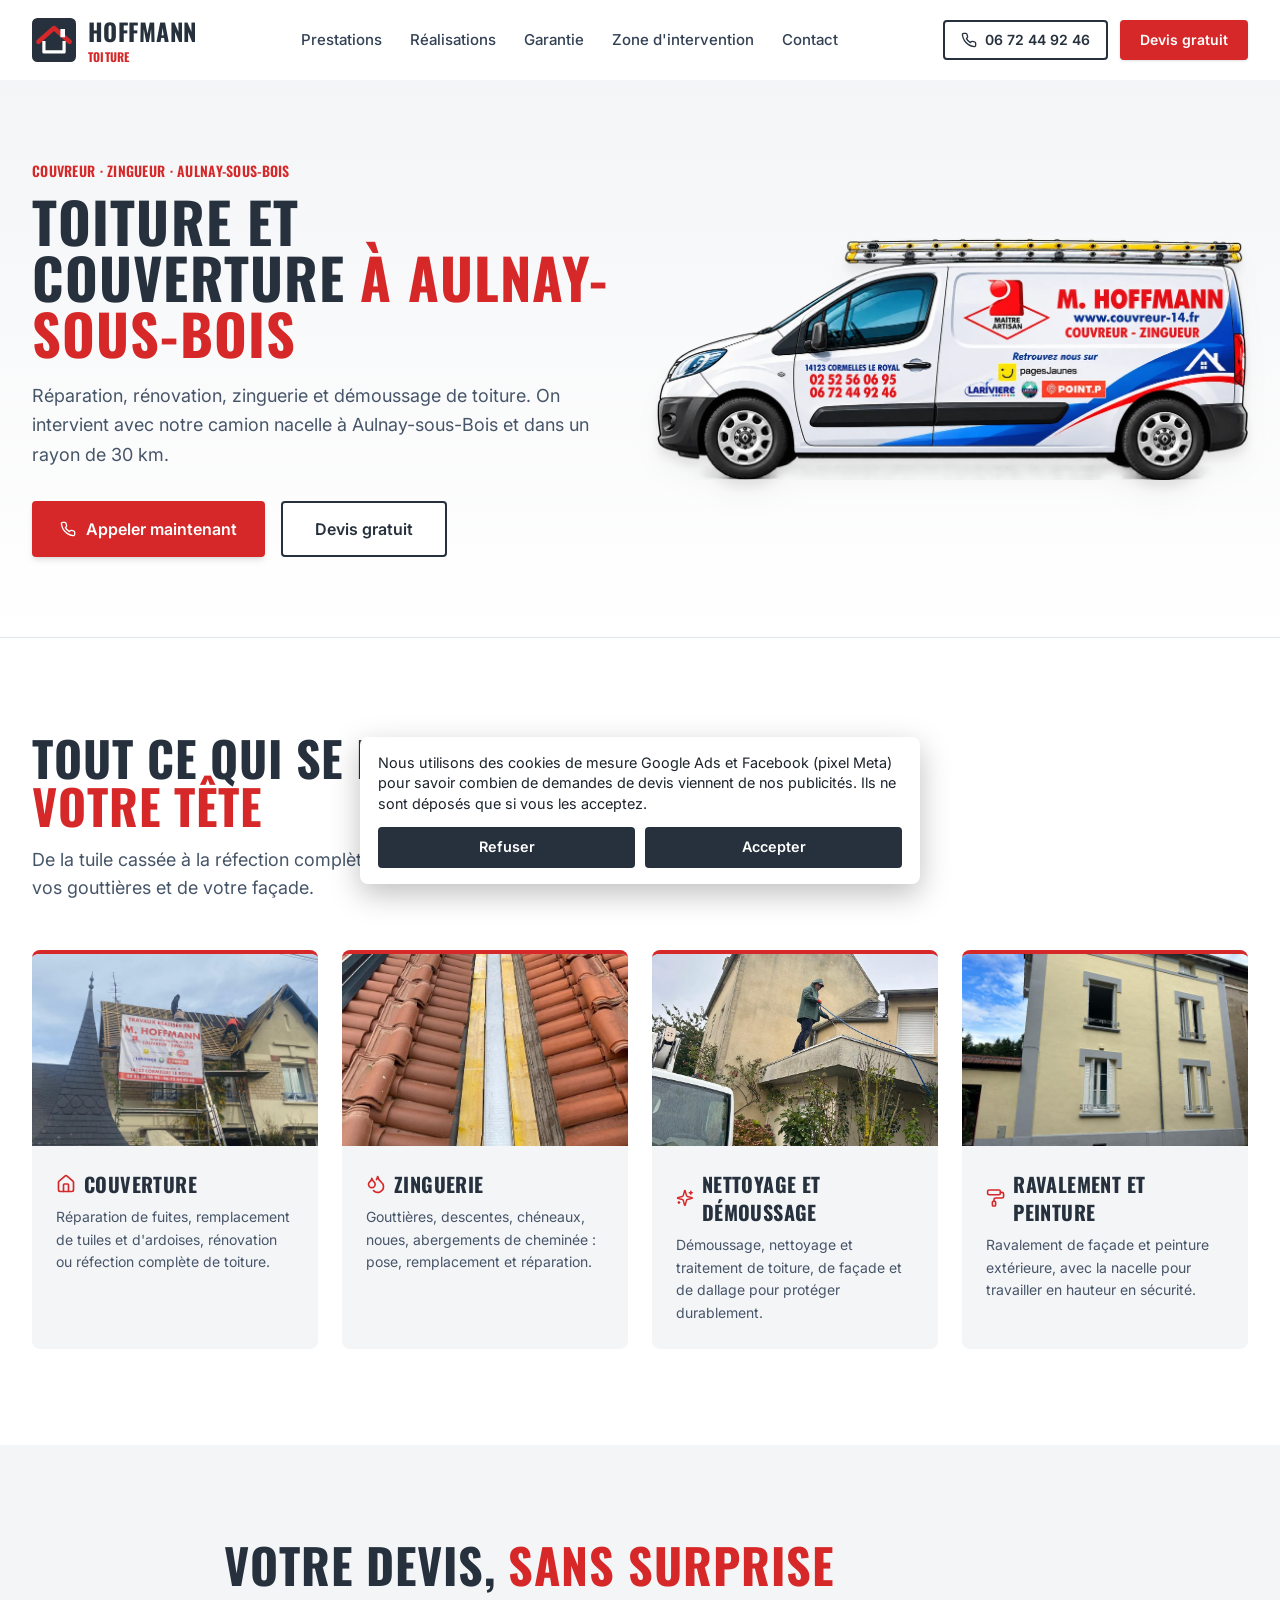
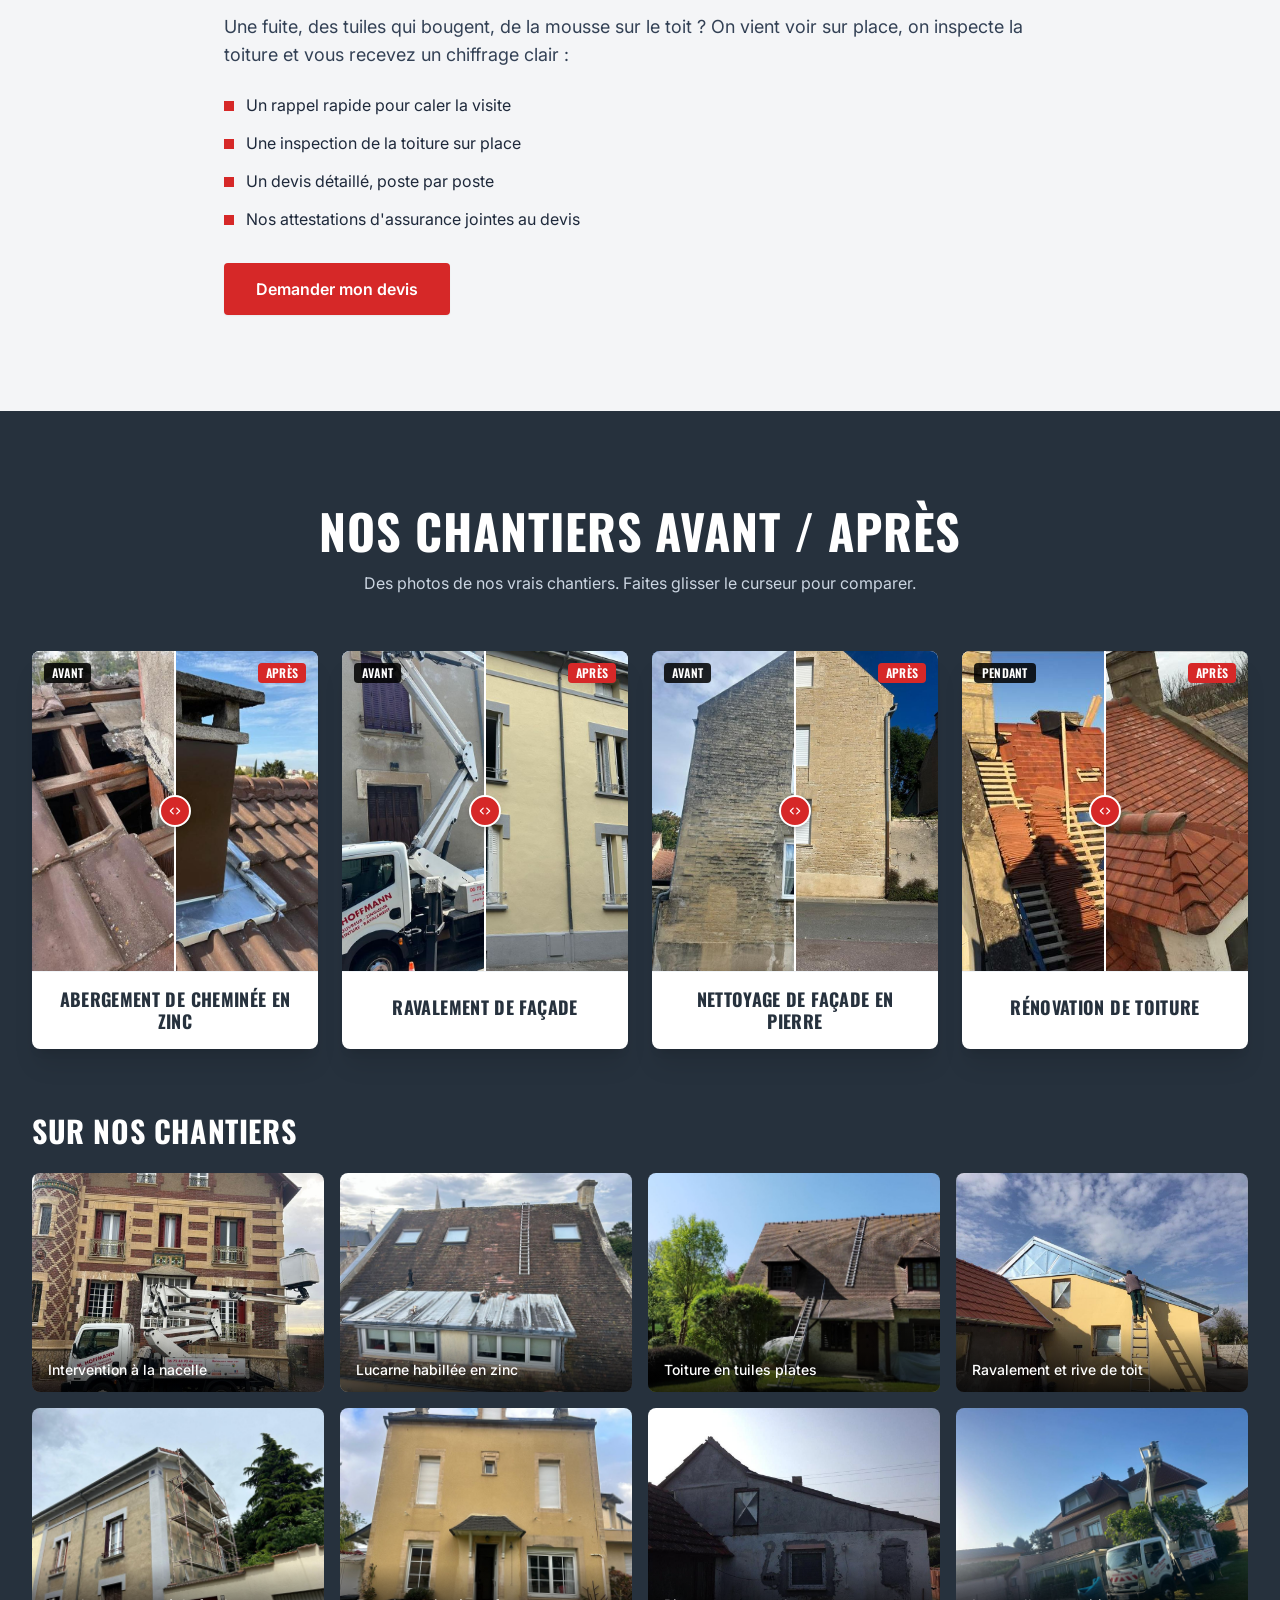
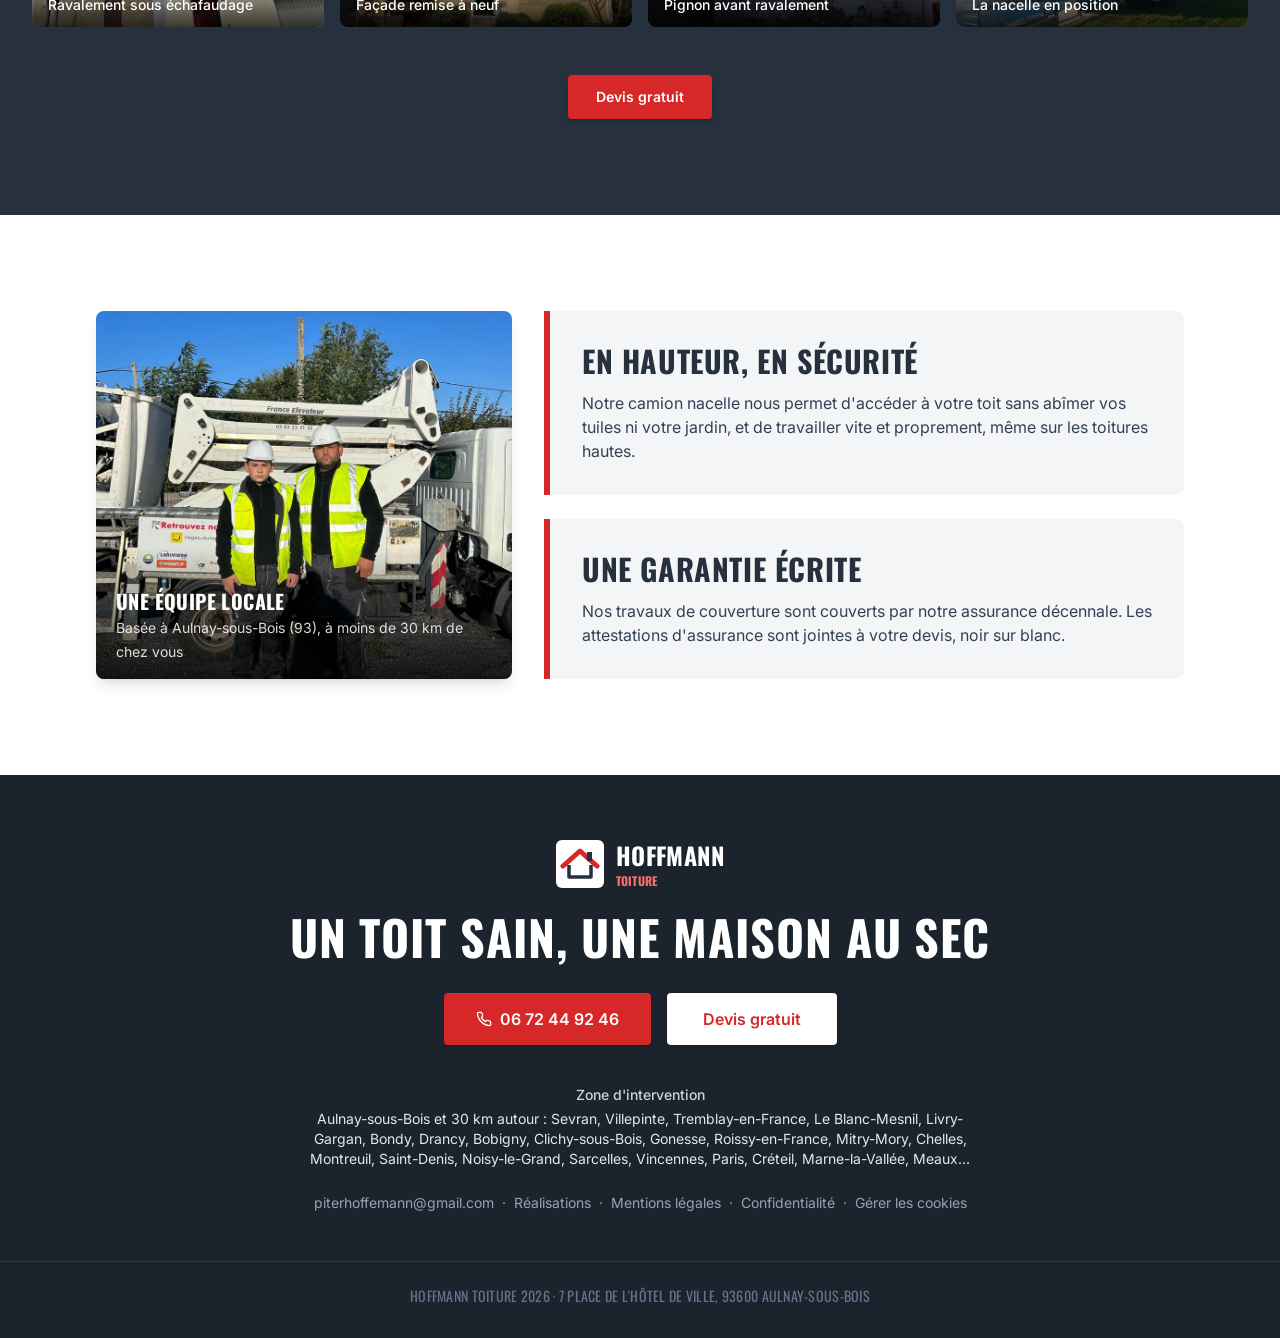
<file: site-web/index.html>
<!DOCTYPE html>
<html class="scroll-smooth" lang="fr">
<head>
<meta charset="utf-8"/>
<meta content="width=device-width, initial-scale=1.0" name="viewport"/>
<title>Hoffmann Toiture - Couvreur à Aulnay-sous-Bois (93) | Toiture, Zinguerie, Démoussage</title>
<meta name="description" content="Hoffmann Toiture, couvreur zingueur à Aulnay-sous-Bois (93) et dans un rayon de 30 km (Seine-Saint-Denis, Paris, Val-d'Oise, Seine-et-Marne, Val-de-Marne) : rénovation et réparation de toiture, zinguerie, nettoyage et démoussage, ravalement. Devis gratuit."/>
<link href="css/style.css" rel="stylesheet"/>
<link href="https://fonts.googleapis.com" rel="preconnect"/>
<link crossorigin="" href="https://fonts.gstatic.com" rel="preconnect"/>
<link href="https://fonts.googleapis.com/css2?family=Inter:wght@400;500;600;700&family=Oswald:wght@500;600;700&display=swap" rel="stylesheet"/>
<script src="js/lucide.min.js"></script>
<style>
  .font-condensed { font-family: 'Oswald', sans-serif; text-transform: uppercase; letter-spacing: 0.02em; }
  body { font-family: 'Inter', sans-serif; color: #334155; }

  /* Avant / après */
  .slider-container { position: relative; overflow: hidden; user-select: none; }
  .slider-img { display: block; width: 100%; height: 100%; object-fit: cover; pointer-events: none; }
  .slider-overlay { position: absolute; top: 0; left: 0; bottom: 0; width: 50%; overflow: hidden; }
  .slider-overlay > * { position: absolute; top: 0; left: 0; height: 100%; max-width: none; pointer-events: none; }
  .slider-handle { position: absolute; top: 0; bottom: 0; left: 50%; width: 2px; background: #fff; transform: translateX(-50%); pointer-events: none; }
  .slider-button { position: absolute; top: 50%; left: 50%; transform: translate(-50%, -50%); width: 32px; height: 32px; border-radius: 9999px; background: #D62828; border: 2px solid #fff; box-shadow: 0 4px 6px -1px rgba(0,0,0,.25); display: flex; align-items: center; justify-content: center; color: #fff; }
  .ph { display: flex; align-items: center; justify-content: center; flex-direction: column; gap: .5rem; text-align: center; font-size: .85rem; font-weight: 600; }
  .ph-before { background: repeating-linear-gradient(135deg, #5B6470 0 14px, #535C67 14px 28px); color: #E2E8F0; }
  .ph-after { background: repeating-linear-gradient(135deg, #3A4756 0 14px, #34404E 14px 28px); color: #fff; }

  /* Fenêtre de devis */
  .devis-opt { background: #fff; color: #1B232C; font-size: 1rem; padding: 1.15rem .5rem; transition: background-color .15s, color .15s; }
  .devis-opt:hover { background: #FDECEC; }
  .devis-opt[aria-pressed="true"] { background: #D62828; color: #fff; font-weight: 600; }
  .devis-opt:focus-visible, .devis-btn:focus-visible { outline: 3px solid #26313D; outline-offset: -3px; }
  .devis-input { width: 100%; border: 0; background: #fff; padding: 1.05rem 1.1rem; font-size: 1rem; color: #1B232C; }
  .devis-input::placeholder { color: #6B7280; }
  .devis-input:focus { outline: none; box-shadow: inset 0 0 0 2px #D62828; }
  .devis-input[aria-invalid="true"] { box-shadow: inset 0 0 0 2px #DC2626; background: #FEF2F2; }
  #devis-modal.is-open { display: flex; }
  #mobile-menu.is-open { display: block; }

  /* Bandeau cookies */
  .cookie-banner { position: fixed; left: 16px; right: 16px; bottom: 16px; z-index: 90; max-width: 560px; margin: 0 auto; background: #fff; color: #1B232C; border-radius: 8px; box-shadow: 0 10px 30px rgba(0,0,0,.25); padding: 16px 18px; font-size: .9rem; line-height: 1.45; }
  .cookie-banner[hidden] { display: none; }
  .cookie-actions { display: flex; gap: 10px; margin-top: 12px; }
  .cookie-actions button { flex: 1; padding: 10px; font-weight: 600; border-radius: 4px; background: #26313D; color: #fff; }
  .cookie-actions button:hover { background: #1B232C; }
</style>
</head>
<body class="bg-white text-slate-800 antialiased selection:bg-red-600 selection:text-white">

<!-- ================= EN-TÊTE ================= -->
<header class="w-full bg-white border-b border-slate-100 sticky top-0 z-50">
  <div class="max-w-7xl mx-auto px-4 sm:px-6 lg:px-8 h-20 flex items-center justify-between gap-4">
    <!-- Logo provisoire (à remplacer par votre logo) -->
    <a aria-label="Hoffmann Toiture, accueil" class="flex items-center gap-3 shrink-0" href="#">
      <svg class="w-11 h-11" viewBox="0 0 48 48" fill="none" aria-hidden="true">
        <rect width="48" height="48" rx="6" fill="#26313D"/>
        <path d="M7 26 L24 11 L41 26" stroke="#D62828" stroke-width="5" stroke-linecap="round" stroke-linejoin="round"/>
        <path d="M13 25 V37 H35 V25" stroke="#fff" stroke-width="3.5" stroke-linejoin="round"/>
        <rect x="31" y="12" width="5" height="9" fill="#fff"/>
      </svg>
      <span class="flex flex-col leading-none">
        <span class="font-condensed text-2xl font-bold text-brand-slate tracking-tight">Hoffmann</span>
        <span class="font-condensed text-xs font-bold text-brand-red tracking-[0.3em] mt-0.5">Toiture</span>
      </span>
    </a>

    <nav class="hidden lg:flex items-center gap-7 text-[15px] font-medium text-slate-700">
      <a class="hover:text-brand-red transition-colors" href="#prestations">Prestations</a>
      <a class="hover:text-brand-red transition-colors" href="#realisations">Réalisations</a>
      <a class="hover:text-brand-red transition-colors" href="#garantie">Garantie</a>
      <a class="hover:text-brand-red transition-colors" href="#zones">Zone d'intervention</a>
      <a class="hover:text-brand-red transition-colors" href="#contact">Contact</a>
    </nav>

    <div class="flex items-center gap-3">
      <a class="hidden sm:inline-flex items-center gap-2 border-2 border-brand-slate px-4 py-2 rounded text-brand-slate font-semibold text-sm hover:bg-brand-slate hover:text-white transition" href="tel:0672449246">
        <i class="w-4 h-4" data-lucide="phone"></i><span>06 72 44 92 46</span>
      </a>
      <a class="inline-flex items-center whitespace-nowrap bg-brand-red hover:bg-brand-redHover text-white font-semibold text-sm px-4 sm:px-5 py-2.5 rounded shadow transition active:scale-95" data-open-devis href="#devis">Devis gratuit</a>
      <button aria-controls="mobile-menu" aria-expanded="false" aria-label="Menu" class="lg:hidden p-2 -mr-2 text-brand-slate" id="menu-toggle" type="button">
        <i class="w-6 h-6" data-lucide="menu"></i>
      </button>
    </div>
  </div>
  <!-- Menu mobile -->
  <nav class="hidden lg:hidden border-t border-slate-100 bg-white" id="mobile-menu">
    <div class="px-4 py-3 flex flex-col text-base font-medium text-slate-700">
      <a class="py-2.5" href="#prestations">Prestations</a>
      <a class="py-2.5" href="#realisations">Réalisations</a>
      <a class="py-2.5" href="#garantie">Garantie</a>
      <a class="py-2.5" href="#zones">Zone d'intervention</a>
      <a class="py-2.5" href="#contact">Contact</a>
      <a class="py-2.5 font-semibold text-brand-red" href="tel:0672449246">Appeler le 06 72 44 92 46</a>
    </div>
  </nav>
</header>

<!-- ================= HERO ================= -->
<section class="relative bg-gradient-to-b from-brand-light to-white py-14 md:py-20 overflow-hidden border-b border-slate-200">
  <div class="max-w-7xl mx-auto px-4 sm:px-6 lg:px-8 grid grid-cols-1 lg:grid-cols-12 gap-10 lg:gap-8 items-center">
    <div class="lg:col-span-6">
      <p class="font-condensed text-sm font-semibold tracking-[0.2em] text-brand-red mb-3">Couvreur · Zingueur · Aulnay-sous-Bois</p>
      <h1 class="font-condensed text-4xl sm:text-5xl lg:text-[3.5rem] font-bold tracking-tight text-brand-slate leading-[1.08] mb-5">
        Toiture et couverture <span class="text-brand-red">à Aulnay-sous-Bois</span>
      </h1>
      <p class="text-lg text-slate-600 leading-relaxed mb-8 max-w-xl">
        Réparation, rénovation, zinguerie et démoussage de toiture. On intervient avec notre camion nacelle à Aulnay-sous-Bois et dans un rayon de 30 km.
      </p>
      <div class="flex flex-wrap gap-4">
        <a class="w-full sm:w-auto inline-flex items-center justify-center gap-2.5 bg-brand-red hover:bg-brand-redHover text-white font-semibold px-7 py-3.5 rounded shadow-md transition active:scale-95" href="tel:0672449246">
          <i class="w-4 h-4" data-lucide="phone"></i><span>Appeler maintenant</span>
        </a>
        <a class="w-full sm:w-auto inline-flex items-center justify-center border-2 border-brand-slate bg-white hover:bg-slate-50 text-brand-slate font-semibold px-8 py-3.5 rounded transition" data-open-devis href="#devis">Devis gratuit</a>
      </div>
    </div>
    <div class="lg:col-span-6 flex justify-center lg:justify-end">
      <!-- VISUEL CAMION -->
      <figure class="relative w-full max-w-[680px] drop-shadow-xl">
        <img alt="Camion M. Hoffmann couvreur zingueur, Maître Artisan" class="w-full h-auto" height="491" width="1200" src="images/camion-hoffmann.webp"/>

      </figure>
    </div>
  </div>
</section>

<!-- ================= PRESTATIONS ================= -->
<section class="py-16 md:py-24 bg-white" id="prestations">
  <div class="max-w-7xl mx-auto px-4 sm:px-6 lg:px-8">
    <div class="max-w-3xl mb-12">
      <h2 class="font-condensed text-3xl sm:text-4xl md:text-5xl font-bold text-brand-slate mb-4">Tout ce qui se passe <span class="text-brand-red">au-dessus de votre tête</span></h2>
      <p class="text-slate-600 text-base sm:text-lg leading-relaxed">De la tuile cassée à la réfection complète, une seule entreprise s'occupe de votre toit, de vos gouttières et de votre façade.</p>
    </div>
    <div class="grid grid-cols-1 sm:grid-cols-2 lg:grid-cols-4 gap-6">
      <article class="bg-brand-light rounded-lg overflow-hidden border-t-4 border-brand-red flex flex-col">
        <img alt="Chantier de couverture Hoffmann sur une maison" class="w-full h-48 object-cover" loading="lazy" src="images/couverture-chantier.jpg"/>
        <div class="p-6">
          <h3 class="font-condensed text-xl font-bold text-brand-slate mb-2 flex items-center gap-2"><i class="w-5 h-5 text-brand-red" data-lucide="house"></i>Couverture</h3>
          <p class="text-slate-600 text-sm leading-relaxed">Réparation de fuites, remplacement de tuiles et d&#39;ardoises, rénovation ou réfection complète de toiture.</p>
        </div>
      </article>
      <article class="bg-brand-light rounded-lg overflow-hidden border-t-4 border-brand-red flex flex-col">
        <img alt="Noue en zinc posée entre deux pans de tuiles" class="w-full h-48 object-cover" loading="lazy" src="images/zinguerie-noue.jpg"/>
        <div class="p-6">
          <h3 class="font-condensed text-xl font-bold text-brand-slate mb-2 flex items-center gap-2"><i class="w-5 h-5 text-brand-red" data-lucide="droplets"></i>Zinguerie</h3>
          <p class="text-slate-600 text-sm leading-relaxed">Gouttières, descentes, chéneaux, noues, abergements de cheminée : pose, remplacement et réparation.</p>
        </div>
      </article>
      <article class="bg-brand-light rounded-lg overflow-hidden border-t-4 border-brand-red flex flex-col">
        <img alt="Nettoyage de toiture et de façade" class="w-full h-48 object-cover" loading="lazy" src="images/nettoyage.jpg"/>
        <div class="p-6">
          <h3 class="font-condensed text-xl font-bold text-brand-slate mb-2 flex items-center gap-2"><i class="w-5 h-5 text-brand-red" data-lucide="sparkles"></i>Nettoyage et démoussage</h3>
          <p class="text-slate-600 text-sm leading-relaxed">Démoussage, nettoyage et traitement de toiture, de façade et de dallage pour protéger durablement.</p>
        </div>
      </article>
      <article class="bg-brand-light rounded-lg overflow-hidden border-t-4 border-brand-red flex flex-col">
        <img alt="Façade jaune après ravalement" class="w-full h-48 object-cover" loading="lazy" src="images/ravalement-apres.jpg"/>
        <div class="p-6">
          <h3 class="font-condensed text-xl font-bold text-brand-slate mb-2 flex items-center gap-2"><i class="w-5 h-5 text-brand-red" data-lucide="paint-roller"></i>Ravalement et peinture</h3>
          <p class="text-slate-600 text-sm leading-relaxed">Ravalement de façade et peinture extérieure, avec la nacelle pour travailler en hauteur en sécurité.</p>
        </div>
      </article>
    </div>
  </div>
</section>

<!-- ================= DEVIS ================= -->
<section class="py-16 md:py-24 bg-brand-light" id="devis">
  <div class="max-w-4xl mx-auto px-4 sm:px-6 lg:px-8">
    <h2 class="font-condensed text-3xl sm:text-4xl md:text-5xl font-bold text-brand-slate mb-6">Votre devis, <span class="text-brand-red">sans surprise</span></h2>
    <p class="text-base sm:text-lg text-slate-700 leading-relaxed mb-6">Une fuite, des tuiles qui bougent, de la mousse sur le toit ? On vient voir sur place, on inspecte la toiture et vous recevez un chiffrage clair :</p>
    <ul class="space-y-3.5 mb-8 text-base text-slate-800">
      <li class="flex items-start gap-3"><span class="w-2.5 h-2.5 bg-brand-red mt-2 shrink-0"></span><span>Un rappel rapide pour caler la visite</span></li>
      <li class="flex items-start gap-3"><span class="w-2.5 h-2.5 bg-brand-red mt-2 shrink-0"></span><span>Une inspection de la toiture sur place</span></li>
      <li class="flex items-start gap-3"><span class="w-2.5 h-2.5 bg-brand-red mt-2 shrink-0"></span><span>Un devis détaillé, poste par poste</span></li>
      <li class="flex items-start gap-3"><span class="w-2.5 h-2.5 bg-brand-red mt-2 shrink-0"></span><span>Nos attestations d'assurance jointes au devis</span></li>
    </ul>
    <a class="inline-block bg-brand-red hover:bg-brand-redHover text-white font-semibold text-base px-8 py-3.5 rounded shadow-sm transition active:scale-95" data-open-devis href="#devis">Demander mon devis</a>
  </div>
</section>

<!-- ================= RÉALISATIONS (AVANT / APRÈS) ================= -->
<section class="bg-brand-slate py-16 md:py-24 text-white" id="realisations">
  <div class="max-w-7xl mx-auto px-4 sm:px-6 lg:px-8">
    <div class="text-center max-w-3xl mx-auto mb-14">
      <h2 class="font-condensed text-3xl sm:text-4xl md:text-5xl font-bold mb-4">Nos chantiers avant / après</h2>
      <p class="text-slate-300 text-sm sm:text-base leading-relaxed">Des photos de nos vrais chantiers. Faites glisser le curseur pour comparer.</p>
    </div>
    <div class="grid grid-cols-1 sm:grid-cols-2 lg:grid-cols-4 gap-6 mb-16">
      <div class="bg-white rounded-lg overflow-hidden shadow-xl flex flex-col">
        <div class="relative h-72 sm:h-80 w-full slider-container cursor-ew-resize">
          <span class="absolute top-3 left-3 z-20 bg-black/85 text-white font-condensed text-xs tracking-wider px-2 py-0.5 rounded font-semibold">Avant</span>
          <span class="absolute top-3 right-3 z-20 bg-brand-red text-white font-condensed text-xs tracking-wider px-2 py-0.5 rounded font-semibold">Après</span>
          <img alt="Cheminée habillée avec abergement zinc neuf" class="slider-img" loading="lazy" src="images/cheminee-apres.jpg"/>
          <div class="slider-overlay"><img alt="Souche de cheminée avec tuiles cassées avant travaux" class="slider-img" loading="lazy" src="images/cheminee-avant.jpg"/></div>
          <div class="slider-handle"><div class="slider-button"><i class="w-3.5 h-3.5" data-lucide="chevrons-left-right"></i></div></div>
        </div>
        <div class="p-4 text-center border-t border-slate-100 min-h-[72px] flex items-center justify-center">
          <h3 class="font-condensed font-bold text-brand-slate text-lg leading-tight">Abergement de cheminée en zinc</h3>
        </div>
      </div>
      <div class="bg-white rounded-lg overflow-hidden shadow-xl flex flex-col">
        <div class="relative h-72 sm:h-80 w-full slider-container cursor-ew-resize">
          <span class="absolute top-3 left-3 z-20 bg-black/85 text-white font-condensed text-xs tracking-wider px-2 py-0.5 rounded font-semibold">Avant</span>
          <span class="absolute top-3 right-3 z-20 bg-brand-red text-white font-condensed text-xs tracking-wider px-2 py-0.5 rounded font-semibold">Après</span>
          <img alt="Façade jaune après ravalement" class="slider-img" loading="lazy" src="images/ravalement-apres.jpg"/>
          <div class="slider-overlay"><img alt="Façade défraîchie avant ravalement, camion nacelle Hoffmann" class="slider-img" loading="lazy" src="images/ravalement-avant.jpg"/></div>
          <div class="slider-handle"><div class="slider-button"><i class="w-3.5 h-3.5" data-lucide="chevrons-left-right"></i></div></div>
        </div>
        <div class="p-4 text-center border-t border-slate-100 min-h-[72px] flex items-center justify-center">
          <h3 class="font-condensed font-bold text-brand-slate text-lg leading-tight">Ravalement de façade</h3>
        </div>
      </div>
      <div class="bg-white rounded-lg overflow-hidden shadow-xl flex flex-col">
        <div class="relative h-72 sm:h-80 w-full slider-container cursor-ew-resize">
          <span class="absolute top-3 left-3 z-20 bg-black/85 text-white font-condensed text-xs tracking-wider px-2 py-0.5 rounded font-semibold">Avant</span>
          <span class="absolute top-3 right-3 z-20 bg-brand-red text-white font-condensed text-xs tracking-wider px-2 py-0.5 rounded font-semibold">Après</span>
          <img alt="Pignon en pierre propre après nettoyage" class="slider-img" loading="lazy" src="images/facade-pierre-apres.jpg"/>
          <div class="slider-overlay"><img alt="Pignon en pierre encrassé avant nettoyage" class="slider-img" loading="lazy" src="images/facade-pierre-avant.jpg"/></div>
          <div class="slider-handle"><div class="slider-button"><i class="w-3.5 h-3.5" data-lucide="chevrons-left-right"></i></div></div>
        </div>
        <div class="p-4 text-center border-t border-slate-100 min-h-[72px] flex items-center justify-center">
          <h3 class="font-condensed font-bold text-brand-slate text-lg leading-tight">Nettoyage de façade en pierre</h3>
        </div>
      </div>
      <div class="bg-white rounded-lg overflow-hidden shadow-xl flex flex-col">
        <div class="relative h-72 sm:h-80 w-full slider-container cursor-ew-resize">
          <span class="absolute top-3 left-3 z-20 bg-black/85 text-white font-condensed text-xs tracking-wider px-2 py-0.5 rounded font-semibold">Pendant</span>
          <span class="absolute top-3 right-3 z-20 bg-brand-red text-white font-condensed text-xs tracking-wider px-2 py-0.5 rounded font-semibold">Après</span>
          <img alt="Toiture en tuiles neuves après rénovation" class="slider-img" loading="lazy" src="images/toiture-apres.jpg"/>
          <div class="slider-overlay"><img alt="Toiture découverte pendant la rénovation" class="slider-img" loading="lazy" src="images/toiture-pendant.jpg"/></div>
          <div class="slider-handle"><div class="slider-button"><i class="w-3.5 h-3.5" data-lucide="chevrons-left-right"></i></div></div>
        </div>
        <div class="p-4 text-center border-t border-slate-100 min-h-[72px] flex items-center justify-center">
          <h3 class="font-condensed font-bold text-brand-slate text-lg leading-tight">Rénovation de toiture</h3>
        </div>
      </div>
    </div>

    <h3 class="font-condensed text-2xl sm:text-3xl font-bold mb-6">Sur nos chantiers</h3>
    <div class="grid grid-cols-2 lg:grid-cols-4 gap-4 mb-12">
      <figure class="relative overflow-hidden rounded-lg group ">
        <img alt="Intervention à la nacelle" class="w-full h-full object-cover aspect-[4/3] transition-transform duration-500 group-hover:scale-105" loading="lazy" src="images/nacelle-chantier.jpg"/>
        <figcaption class="absolute inset-x-0 bottom-0 bg-gradient-to-t from-black/75 to-transparent text-white text-sm font-medium px-4 pt-8 pb-3">Intervention à la nacelle</figcaption>
      </figure>
      <figure class="relative overflow-hidden rounded-lg group ">
        <img alt="Lucarne habillée en zinc" class="w-full h-full object-cover aspect-[4/3] transition-transform duration-500 group-hover:scale-105" loading="lazy" src="images/lucarne-zinc.jpg"/>
        <figcaption class="absolute inset-x-0 bottom-0 bg-gradient-to-t from-black/75 to-transparent text-white text-sm font-medium px-4 pt-8 pb-3">Lucarne habillée en zinc</figcaption>
      </figure>
      <figure class="relative overflow-hidden rounded-lg group ">
        <img alt="Toiture en tuiles plates" class="w-full h-full object-cover aspect-[4/3] transition-transform duration-500 group-hover:scale-105" loading="lazy" src="images/toiture-echelle.jpg"/>
        <figcaption class="absolute inset-x-0 bottom-0 bg-gradient-to-t from-black/75 to-transparent text-white text-sm font-medium px-4 pt-8 pb-3">Toiture en tuiles plates</figcaption>
      </figure>
      <figure class="relative overflow-hidden rounded-lg group ">
        <img alt="Ravalement et rive de toit" class="w-full h-full object-cover aspect-[4/3] transition-transform duration-500 group-hover:scale-105" loading="lazy" src="images/facade-apres.jpg"/>
        <figcaption class="absolute inset-x-0 bottom-0 bg-gradient-to-t from-black/75 to-transparent text-white text-sm font-medium px-4 pt-8 pb-3">Ravalement et rive de toit</figcaption>
      </figure>
      <figure class="relative overflow-hidden rounded-lg group ">
        <img alt="Ravalement sous échafaudage" class="w-full h-full object-cover aspect-[4/3] transition-transform duration-500 group-hover:scale-105" loading="lazy" src="images/echafaudage.jpg"/>
        <figcaption class="absolute inset-x-0 bottom-0 bg-gradient-to-t from-black/75 to-transparent text-white text-sm font-medium px-4 pt-8 pb-3">Ravalement sous échafaudage</figcaption>
      </figure>
      <figure class="relative overflow-hidden rounded-lg group ">
        <img alt="Façade remise à neuf" class="w-full h-full object-cover aspect-[4/3] transition-transform duration-500 group-hover:scale-105" loading="lazy" src="images/ravalement-maison.jpg"/>
        <figcaption class="absolute inset-x-0 bottom-0 bg-gradient-to-t from-black/75 to-transparent text-white text-sm font-medium px-4 pt-8 pb-3">Façade remise à neuf</figcaption>
      </figure>
      <figure class="relative overflow-hidden rounded-lg group ">
        <img alt="Pignon avant ravalement" class="w-full h-full object-cover aspect-[4/3] transition-transform duration-500 group-hover:scale-105" loading="lazy" src="images/facade-avant.jpg"/>
        <figcaption class="absolute inset-x-0 bottom-0 bg-gradient-to-t from-black/75 to-transparent text-white text-sm font-medium px-4 pt-8 pb-3">Pignon avant ravalement</figcaption>
      </figure>
      <figure class="relative overflow-hidden rounded-lg group ">
        <img alt="La nacelle en position sur une maison" class="w-full h-full object-cover aspect-[4/3] transition-transform duration-500 group-hover:scale-105" loading="lazy" src="images/nacelle-maison.jpg"/>
        <figcaption class="absolute inset-x-0 bottom-0 bg-gradient-to-t from-black/75 to-transparent text-white text-sm font-medium px-4 pt-8 pb-3">La nacelle en position</figcaption>
      </figure>
    </div>
    <div class="flex justify-center">
      <a class="px-7 py-3 rounded bg-brand-red hover:bg-brand-redHover text-white font-semibold text-sm shadow-md transition active:scale-95" data-open-devis href="#devis">Devis gratuit</a>
    </div>
  </div>
</section>

<!-- ================= GARANTIE ================= -->
<section class="py-16 md:py-24 bg-white" id="garantie">
  <div class="max-w-6xl mx-auto px-4 sm:px-6 lg:px-8 grid grid-cols-1 md:grid-cols-5 gap-8 items-stretch">
    <figure class="md:col-span-2 relative rounded-lg overflow-hidden shadow-lg min-h-[340px]">
      <img alt="L'équipe Hoffmann devant le camion nacelle" class="absolute inset-0 w-full h-full object-cover" loading="lazy" src="images/equipe.jpg"/>
      <figcaption class="absolute inset-x-0 bottom-0 bg-gradient-to-t from-black/80 to-transparent text-white px-5 pt-10 pb-4">
        <span class="font-condensed text-xl font-bold block">Une équipe locale</span>
        <span class="text-sm text-white/85">Basée à Aulnay-sous-Bois (93), à moins de 30 km de chez vous</span>
      </figcaption>
    </figure>
    <div class="md:col-span-3 flex flex-col gap-6">
      <div class="bg-brand-light rounded-r-lg p-8 border-l-[6px] border-brand-red flex-1">
        <h3 class="font-condensed font-bold text-2xl sm:text-3xl text-brand-slate mb-3">En hauteur, en sécurité</h3>
        <p class="text-slate-700 leading-relaxed text-sm sm:text-base">Notre camion nacelle nous permet d'accéder à votre toit sans abîmer vos tuiles ni votre jardin, et de travailler vite et proprement, même sur les toitures hautes.</p>
      </div>
      <div class="bg-brand-light rounded-r-lg p-8 border-l-[6px] border-brand-red flex-1">
        <h3 class="font-condensed font-bold text-2xl sm:text-3xl text-brand-slate mb-3">Une garantie écrite</h3>
        <p class="text-slate-700 leading-relaxed text-sm sm:text-base">Nos travaux de couverture sont couverts par notre assurance décennale. Les attestations d'assurance sont jointes à votre devis, noir sur blanc.</p>
      </div>
    </div>
  </div>
</section>

<!-- ================= PIED DE PAGE ================= -->
<footer class="bg-brand-slateDark text-white pt-16 pb-8" id="contact">
  <div class="max-w-5xl mx-auto px-4 sm:px-6 lg:px-8 flex flex-col items-center text-center">
    <div class="flex items-center gap-3 mb-6">
      <svg class="w-12 h-12" viewBox="0 0 48 48" fill="none" aria-hidden="true">
        <rect width="48" height="48" rx="6" fill="#fff"/>
        <path d="M7 26 L24 11 L41 26" stroke="#D62828" stroke-width="5" stroke-linecap="round" stroke-linejoin="round"/>
        <path d="M13 25 V37 H35 V25" stroke="#26313D" stroke-width="3.5" stroke-linejoin="round"/>
        <rect x="31" y="12" width="5" height="9" fill="#26313D"/>
      </svg>
      <span class="flex flex-col leading-none text-left">
        <span class="font-condensed text-2xl font-bold">Hoffmann</span>
        <span class="font-condensed text-xs font-bold text-red-400 tracking-[0.3em] mt-0.5">Toiture</span>
      </span>
    </div>
    <h2 class="font-condensed text-3xl sm:text-4xl md:text-5xl font-bold mb-8">Un toit sain, une maison au sec</h2>
    <div class="flex flex-wrap items-center justify-center gap-4 mb-10 w-full sm:w-auto">
      <a class="w-full sm:w-auto inline-flex items-center justify-center gap-2 bg-brand-red hover:bg-brand-redHover text-white font-semibold text-base px-8 py-3.5 rounded shadow transition active:scale-95" href="tel:0672449246">
        <i class="w-4 h-4" data-lucide="phone"></i><span>06 72 44 92 46</span>
      </a>
      <a class="w-full sm:w-auto inline-flex items-center justify-center bg-white hover:bg-slate-100 text-brand-red font-semibold text-base px-9 py-3.5 rounded shadow transition" data-open-devis href="#devis">Devis gratuit</a>
    </div>
    <p class="text-slate-300 text-sm font-medium mb-1" id="zones">Zone d'intervention</p>
    <p class="text-slate-200 text-sm mb-6 max-w-2xl">Aulnay-sous-Bois et 30 km autour : Sevran, Villepinte, Tremblay-en-France, Le Blanc-Mesnil, Livry-Gargan, Bondy, Drancy, Bobigny, Clichy-sous-Bois, Gonesse, Roissy-en-France, Mitry-Mory, Chelles, Montreuil, Saint-Denis, Noisy-le-Grand, Sarcelles, Vincennes, Paris, Créteil, Marne-la-Vallée, Meaux…</p>
    <div class="text-slate-400 text-xs sm:text-sm flex flex-wrap items-center justify-center gap-2 mb-12">
      <a class="hover:underline" href="mailto:piterhoffemann@gmail.com">piterhoffemann@gmail.com</a>
      <span>·</span><a class="hover:underline" href="#realisations">Réalisations</a>
      <span>·</span><a class="hover:underline" href="#">Mentions légales</a>
      <span>·</span><a class="hover:underline" href="confidentialite.html">Confidentialité</a>
      <span>·</span><button class="hover:underline" data-cookie-settings type="button">Gérer les cookies</button>
    </div>
  </div>
  <div class="border-t border-white/10 pt-6">
    <p class="text-center font-condensed text-xs sm:text-sm tracking-wider text-slate-500">Hoffmann Toiture 2026 · 7 place de l'Hôtel de Ville, 93600 Aulnay-sous-Bois</p>
  </div>
</footer>

<!-- ================= FENÊTRE DE DEVIS ================= -->
<div aria-labelledby="devis-title" aria-modal="true" class="fixed inset-0 z-[100] hidden items-start sm:items-center justify-center overflow-y-auto px-4 py-8" id="devis-modal" role="dialog">
  <div class="fixed inset-0 bg-slate-900/60" data-close-devis></div>
  <div class="relative w-full max-w-xl">
    <div class="bg-[#F2F2F2] rounded-md overflow-hidden shadow-2xl">
      <div class="bg-brand-slateDark px-6 sm:px-8 py-5 flex items-center justify-between">
        <h2 class="font-condensed text-2xl sm:text-3xl font-bold text-white" id="devis-title">Votre projet</h2>
        <button aria-label="Fermer" class="devis-btn text-white/90 hover:text-white p-1 -mr-1 rounded" data-close-devis type="button"><i class="w-7 h-7" data-lucide="x"></i></button>
      </div>
      <form class="px-6 sm:px-8 py-7" id="devis-form" novalidate>
        <input aria-hidden="true" autocomplete="off" class="hidden" name="site_web" tabindex="-1" type="text"/>
        <!-- Étape 1 -->
        <div data-step="1">
          <fieldset class="mb-6">
            <legend class="text-lg font-bold text-slate-900 mb-3">Quel type de bien ?</legend>
            <div class="grid grid-cols-2 gap-px bg-slate-300 border border-slate-300">
              <button aria-pressed="false" class="devis-opt" data-group="bien" data-value="Maison" type="button">Maison</button>
              <button aria-pressed="false" class="devis-opt" data-group="bien" data-value="Local pro / immeuble" type="button">Local pro</button>
            </div>
          </fieldset>
          <fieldset class="mb-8">
            <legend class="text-lg font-bold text-slate-900 mb-3">Quels travaux ?</legend>
            <div class="grid grid-cols-2 gap-px bg-slate-300 border border-slate-300">
              <button aria-pressed="false" class="devis-opt" data-group="travaux" data-value="Réparation / fuite" type="button">Réparation / fuite</button>
              <button aria-pressed="false" class="devis-opt" data-group="travaux" data-value="Rénovation de toiture" type="button">Rénovation</button>
              <button aria-pressed="false" class="devis-opt" data-group="travaux" data-value="Nettoyage / démoussage" type="button">Démoussage</button>
              <button aria-pressed="false" class="devis-opt" data-group="travaux" data-value="Zinguerie / gouttières" type="button">Zinguerie</button>
            </div>
          </fieldset>
          <button class="devis-btn w-full py-4 text-lg font-semibold text-white bg-slate-400 cursor-not-allowed transition-colors" disabled id="devis-next" type="button">Suivant</button>
        </div>
        <!-- Étape 2 -->
        <div class="hidden" data-step="2">
          <div class="grid grid-cols-2 gap-px bg-slate-300 border border-slate-300 mb-8">
            <label class="sr-only" for="d-prenom">Prénom</label>
            <input autocomplete="given-name" class="devis-input" id="d-prenom" name="prenom" placeholder="Prénom *" required type="text"/>
            <label class="sr-only" for="d-nom">Nom</label>
            <input autocomplete="family-name" class="devis-input" id="d-nom" name="nom" placeholder="Nom *" required type="text"/>
            <label class="sr-only" for="d-email">Email</label>
            <input autocomplete="email" class="devis-input col-span-2" id="d-email" name="email" placeholder="Email *" required type="email"/>
            <label class="sr-only" for="d-tel">Téléphone</label>
            <input autocomplete="tel" class="devis-input col-span-2" id="d-tel" inputmode="tel" name="telephone" pattern="^(?:(?:\+|00)33|0)\s*[1-9](?:[\s.\-]*\d{2}){4}$" placeholder="Téléphone *" required type="tel"/>
            <label class="sr-only" for="d-cp">Code postal du chantier</label>
            <input autocomplete="postal-code" class="devis-input col-span-2" id="d-cp" inputmode="numeric" maxlength="5" name="code_postal" pattern="\d{5}" placeholder="Code postal du chantier *" required type="text"/>
          </div>
          <p class="hidden -mt-5 mb-5 text-sm font-medium text-red-600" id="devis-error" role="alert"></p>
          <div class="grid grid-cols-2 gap-px bg-slate-600">
            <button class="devis-btn py-4 text-lg font-semibold text-white bg-brand-slateDark hover:bg-black transition-colors" id="devis-back" type="button">Retour</button>
            <button class="devis-btn py-4 text-lg font-semibold text-white bg-brand-slateDark hover:bg-brand-red transition-colors" id="devis-submit" type="submit">Envoyer</button>
          </div>
        </div>
        <!-- Étape 3 -->
        <div class="hidden text-center py-4" data-step="3">
          <div class="mx-auto mb-5 w-16 h-16 rounded-full bg-brand-red text-white flex items-center justify-center"><i class="w-8 h-8" data-lucide="check"></i></div>
          <p class="text-xl font-bold text-slate-900 mb-2">Merci, votre demande est bien partie !</p>
          <p class="text-slate-700 mb-7">On vous rappelle rapidement pour caler la visite. Pour une urgence (fuite, tuiles envolées), appelez directement le <a class="font-semibold text-brand-red hover:underline whitespace-nowrap" href="tel:0672449246">06 72 44 92 46</a>.</p>
          <button class="devis-btn w-full py-4 text-lg font-semibold text-white bg-brand-slateDark hover:bg-black transition-colors" data-close-devis type="button">Fermer</button>
        </div>
      </form>
    </div>
    <p class="mt-5 text-center text-sm font-medium leading-relaxed text-white">
      En envoyant ce formulaire, vous acceptez d'être recontacté par téléphone, par SMS ou par email au sujet de votre projet. Vos données ne sont ni revendues ni transmises à des tiers à des fins commerciales, et vous pouvez demander leur suppression à tout moment. <a class="underline hover:text-red-200" href="confidentialite.html">Politique de confidentialité</a>.
    </p>
  </div>
</div>

<!-- ================= SCRIPTS ================= -->
<script>
  if (window.lucide) lucide.createIcons();

  // Menu mobile
  (() => {
    const btn = document.getElementById('menu-toggle');
    const menu = document.getElementById('mobile-menu');
    btn.addEventListener('click', () => {
      const open = menu.classList.toggle('is-open');
      btn.setAttribute('aria-expanded', open);
    });
    menu.querySelectorAll('a').forEach(a => a.addEventListener('click', () => {
      menu.classList.remove('is-open');
      btn.setAttribute('aria-expanded', 'false');
    }));
  })();

  // Curseurs avant / après
  document.querySelectorAll('.slider-container').forEach(slider => {
    const overlay = slider.querySelector('.slider-overlay');
    const handle = slider.querySelector('.slider-handle');
    const inner = overlay.firstElementChild;
    const matchWidth = () => { inner.style.width = slider.offsetWidth + 'px'; };
    matchWidth();
    window.addEventListener('resize', matchWidth);
    let dragging = false;
    const update = e => {
      const rect = slider.getBoundingClientRect();
      const x = (e.touches ? e.touches[0].clientX : e.clientX) - rect.left;
      const pct = Math.max(0, Math.min(100, x / rect.width * 100));
      overlay.style.width = pct + '%';
      handle.style.left = pct + '%';
    };
    slider.addEventListener('mousedown', e => { dragging = true; update(e); });
    window.addEventListener('mousemove', e => { if (dragging) update(e); });
    window.addEventListener('mouseup', () => { dragging = false; });
    slider.addEventListener('touchstart', e => { dragging = true; update(e); }, { passive: true });
    window.addEventListener('touchmove', e => { if (dragging) update(e); }, { passive: true });
    window.addEventListener('touchend', () => { dragging = false; });
  });
</script>
<script>
  // ============================================================
  // ENVOI DU FORMULAIRE via Web3Forms (https://web3forms.com)
  // Les demandes arrivent par email à l'adresse liée à cette clé.
  // ============================================================
  const FORM_ENDPOINT = 'https://api.web3forms.com/submit';
  const WEB3FORMS_KEY = '5acaaeb2-08fa-43cd-8914-72b8f3c79ada';

  (() => {
    const modal = document.getElementById('devis-modal');
    const form = document.getElementById('devis-form');
    const title = document.getElementById('devis-title');
    const nextBtn = document.getElementById('devis-next');
    const backBtn = document.getElementById('devis-back');
    const submitBtn = document.getElementById('devis-submit');
    const errorBox = document.getElementById('devis-error');
    const steps = form.querySelectorAll('[data-step]');
    const titles = { 1: 'Votre projet', 2: 'Vos coordonnées', 3: 'Demande envoyée' };
    const choice = { bien: '', travaux: '' };
    let lastTrigger = null, currentStep = 1;

    function showStep(n) {
      currentStep = n;
      steps.forEach(s => s.classList.toggle('hidden', s.dataset.step !== String(n)));
      title.textContent = titles[n];
      const first = form.querySelector(`[data-step="${n}"] input, [data-step="${n}"] button`);
      if (first) first.focus({ preventScroll: true });
    }
    function openModal(e) {
      if (e) e.preventDefault();
      lastTrigger = e ? e.currentTarget : null;
      if (currentStep === 3) resetForm();
      modal.classList.add('is-open');
      document.body.style.overflow = 'hidden';
      showStep(currentStep);
    }
    function closeModal() {
      modal.classList.remove('is-open');
      document.body.style.overflow = '';
      if (lastTrigger) lastTrigger.focus({ preventScroll: true });
    }
    function resetForm() {
      form.reset();
      choice.bien = choice.travaux = '';
      form.querySelectorAll('.devis-opt').forEach(b => b.setAttribute('aria-pressed', 'false'));
      form.querySelectorAll('.devis-input').forEach(i => i.removeAttribute('aria-invalid'));
      hideError(); updateNext(); currentStep = 1;
    }
    function updateNext() {
      const ready = !!(choice.bien && choice.travaux);
      nextBtn.disabled = !ready;
      nextBtn.classList.toggle('bg-slate-400', !ready);
      nextBtn.classList.toggle('cursor-not-allowed', !ready);
      nextBtn.classList.toggle('bg-brand-red', ready);
      nextBtn.classList.toggle('hover:bg-brand-redHover', ready);
    }
    function showError(msg) { errorBox.textContent = msg; errorBox.classList.remove('hidden'); }
    function hideError() { errorBox.textContent = ''; errorBox.classList.add('hidden'); }

    document.querySelectorAll('[data-open-devis]').forEach(el => el.addEventListener('click', openModal));
    modal.querySelectorAll('[data-close-devis]').forEach(el => el.addEventListener('click', closeModal));
    document.addEventListener('keydown', e => { if (e.key === 'Escape' && modal.classList.contains('is-open')) closeModal(); });

    form.querySelectorAll('.devis-opt').forEach(btn => btn.addEventListener('click', () => {
      const g = btn.dataset.group;
      form.querySelectorAll(`.devis-opt[data-group="${g}"]`).forEach(b => b.setAttribute('aria-pressed', 'false'));
      btn.setAttribute('aria-pressed', 'true');
      choice[g] = btn.dataset.value;
      updateNext();
    }));
    nextBtn.addEventListener('click', () => { if (!nextBtn.disabled) showStep(2); });
    backBtn.addEventListener('click', () => { hideError(); showStep(1); });
    form.querySelectorAll('.devis-input').forEach(i => i.addEventListener('input', () => i.removeAttribute('aria-invalid')));

    form.addEventListener('submit', async e => {
      e.preventDefault();
      hideError();
      let firstInvalid = null;
      form.querySelectorAll('.devis-input').forEach(input => {
        input.value = input.value.trim();
        const ok = input.checkValidity();
        input.setAttribute('aria-invalid', ok ? 'false' : 'true');
        if (!ok && !firstInvalid) firstInvalid = input;
      });
      if (firstInvalid) {
        const msgs = {
          'd-email': 'Vérifiez votre adresse email.',
          'd-tel': 'Vérifiez votre numéro de téléphone (ex : 06 12 34 56 78).',
          'd-cp': 'Le code postal doit contenir 5 chiffres.'
        };
        showError(firstInvalid.value ? (msgs[firstInvalid.id] || 'Merci de compléter ce champ.') : 'Merci de remplir tous les champs obligatoires.');
        firstInvalid.focus();
        return;
      }
      if (form.site_web.value) { showStep(3); return; }

      const data = {
        access_key: WEB3FORMS_KEY,
        subject: `Demande de devis toiture – ${form.prenom.value} ${form.nom.value} (${form.code_postal.value})`,
        from_name: 'Site Hoffmann Toiture',
        'Type de bien': choice.bien,
        'Travaux': choice.travaux,
        'Prénom': form.prenom.value,
        'Nom': form.nom.value,
        email: form.email.value,
        'Téléphone': form.telephone.value,
        'Code postal du chantier': form.code_postal.value,
        'Source': window.hoffmannSource ? window.hoffmannSource() : 'Inconnue'
      };

      submitBtn.disabled = true; submitBtn.textContent = 'Envoi…';
      try {
        const res = await fetch(FORM_ENDPOINT, {
          method: 'POST',
          headers: { 'Content-Type': 'application/json', 'Accept': 'application/json' },
          body: JSON.stringify(data)
        });
        const json = await res.json().catch(() => ({}));
        if (!res.ok || json.success === false) throw new Error(json.message || ('HTTP ' + res.status));
        if (window.hoffmannLead) window.hoffmannLead();
        showStep(3);
      } catch (err) {
        showError("L'envoi n'a pas fonctionné. Réessayez ou appelez-nous au 06 72 44 92 46.");
      } finally {
        submitBtn.disabled = false; submitBtn.textContent = 'Envoyer';
      }
    });
  })();
</script>
<!-- ================= BANDEAU COOKIES + PIXEL META + GOOGLE ADS ================= -->
<div aria-label="Cookies" class="cookie-banner" hidden id="cookie-banner" role="dialog">
  <p>Nous utilisons des cookies de mesure Google Ads et Facebook (pixel Meta) pour savoir combien de demandes de devis viennent de nos publicités. Ils ne sont déposés que si vous les acceptez.</p>
  <div class="cookie-actions">
    <button data-cookie-refuse type="button">Refuser</button>
    <button data-cookie-accept type="button">Accepter</button>
  </div>
</div>
<script>
  (() => {
    const PIXEL_ID = '1191665407142163';
    // Google Ads : identifiant du compte et libellés des actions de conversion
    const GADS_ID = 'AW-18586907638';
    const GADS_LEAD_LABEL = 'h8HhCPD3ur4dEPbn9p5F'; // Envoi du formulaire de devis
    const GADS_CALL_LABEL = 'JPbqCIehu74dEPbn9p5F'; // Clic sur un numéro de téléphone
    const KEY = 'hoffmann_cookies';

    // Provenance du visiteur (ajoutée à chaque demande de devis)
    try {
      const p = new URLSearchParams(location.search);
      const src = p.get('utm_source') || (p.get('fbclid') ? 'facebook' : '') || (p.get('gclid') ? 'google' : '');
      if (src) {
        const camp = p.get('utm_campaign');
        sessionStorage.setItem('hoffmann_source', src + (camp ? ' / ' + camp : ''));
      } else if (!sessionStorage.getItem('hoffmann_source')) {
        let r = 'Direct';
        if (document.referrer && !document.referrer.includes(location.hostname)) {
          try { r = new URL(document.referrer).hostname; } catch (e) {}
        }
        sessionStorage.setItem('hoffmann_source', r);
      }
    } catch (e) {}
    window.hoffmannSource = () => {
      try { return sessionStorage.getItem('hoffmann_source') || 'Direct'; } catch (e) { return 'Inconnue'; }
    };

    // Pixel Meta, chargé seulement après accord
    let loaded = false;
    function loadPixel() {
      if (loaded) return;
      loaded = true;
      !function(f,b,e,v,n,t,s)
      {if(f.fbq)return;n=f.fbq=function(){n.callMethod?
      n.callMethod.apply(n,arguments):n.queue.push(arguments)};
      if(!f._fbq)f._fbq=n;n.push=n;n.loaded=!0;n.version='2.0';
      n.queue=[];t=b.createElement(e);t.async=!0;
      t.src=v;s=b.getElementsByTagName(e)[0];
      s.parentNode.insertBefore(t,s)}(window, document,'script',
      'https://connect.facebook.net/en_US/fbevents.js');
      fbq('init', PIXEL_ID);
      fbq('track', 'PageView');
    }
    // Balise Google Ads, chargée seulement après accord
    let gadsLoaded = false;
    function loadGoogleAds() {
      if (gadsLoaded) return;
      gadsLoaded = true;
      window.dataLayer = window.dataLayer || [];
      window.gtag = function(){ dataLayer.push(arguments); };
      gtag('consent', 'default', { ad_storage: 'granted', ad_user_data: 'granted', ad_personalization: 'denied', analytics_storage: 'denied' });
      gtag('js', new Date());
      gtag('config', GADS_ID);
      const t = document.createElement('script');
      t.async = true;
      t.src = 'https://www.googletagmanager.com/gtag/js?id=' + GADS_ID;
      document.head.appendChild(t);
    }
    function gadsConversion(label) {
      if (gadsLoaded && label && window.gtag) gtag('event', 'conversion', { send_to: GADS_ID + '/' + label, value: 1.0, currency: 'EUR' });
    }
    function loadTrackers() { loadPixel(); loadGoogleAds(); }

    window.hoffmannLead = () => {
      if (loaded && window.fbq) fbq('track', 'Lead');
      gadsConversion(GADS_LEAD_LABEL);
    };
    document.querySelectorAll('a[href^="tel:"]').forEach(a => a.addEventListener('click', () => gadsConversion(GADS_CALL_LABEL)));

    const banner = document.getElementById('cookie-banner');
    const getChoice = () => { try { return localStorage.getItem(KEY); } catch (e) { return null; } };
    const setChoice = v => { try { localStorage.setItem(KEY, v); } catch (e) {} };
    const choice = getChoice();
    if (choice === 'accepte') loadTrackers();
    else if (choice !== 'refuse') banner.hidden = false;

    banner.querySelector('[data-cookie-accept]').addEventListener('click', () => {
      setChoice('accepte'); banner.hidden = true; loadTrackers();
    });
    banner.querySelector('[data-cookie-refuse]').addEventListener('click', () => {
      setChoice('refuse'); banner.hidden = true;
      if (loaded || gadsLoaded) location.reload();
    });
    document.querySelectorAll('[data-cookie-settings]').forEach(b => b.addEventListener('click', () => { banner.hidden = false; }));
  })();
</script>
</body>
</html>
</file>
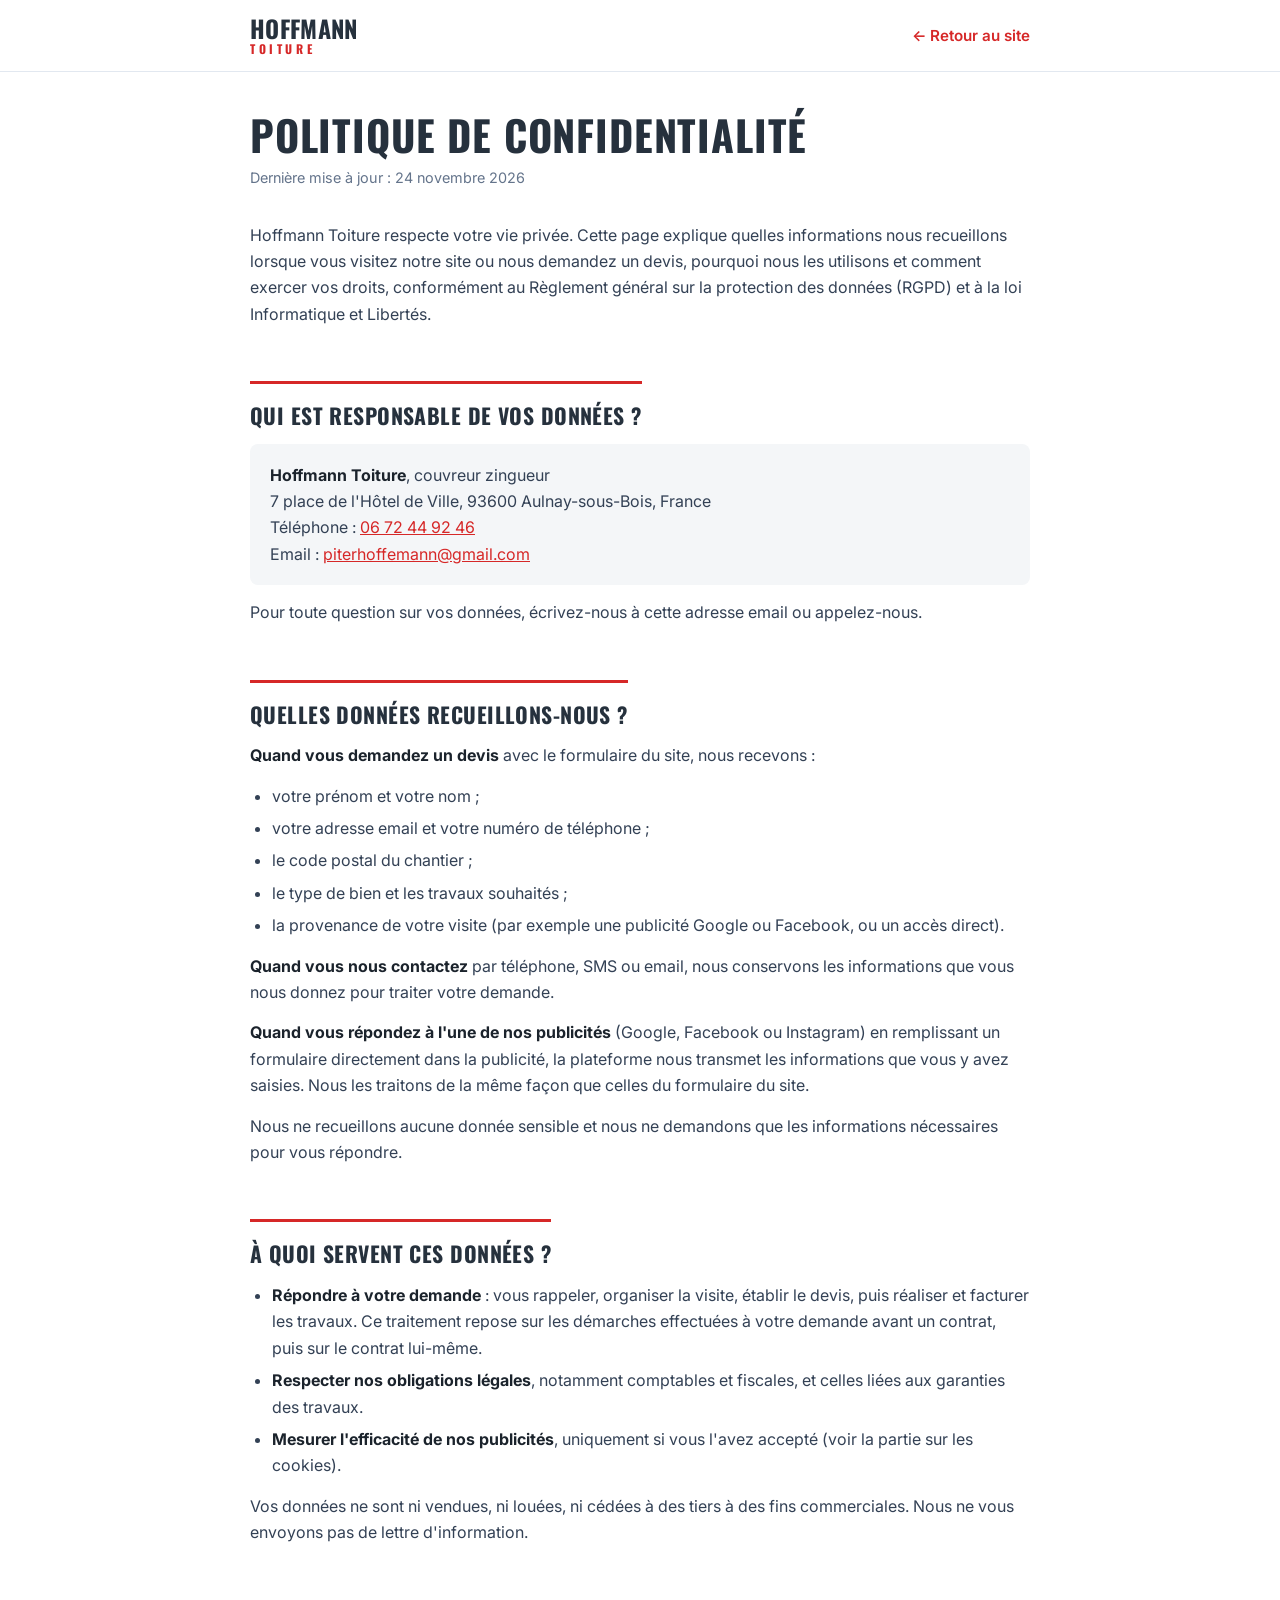
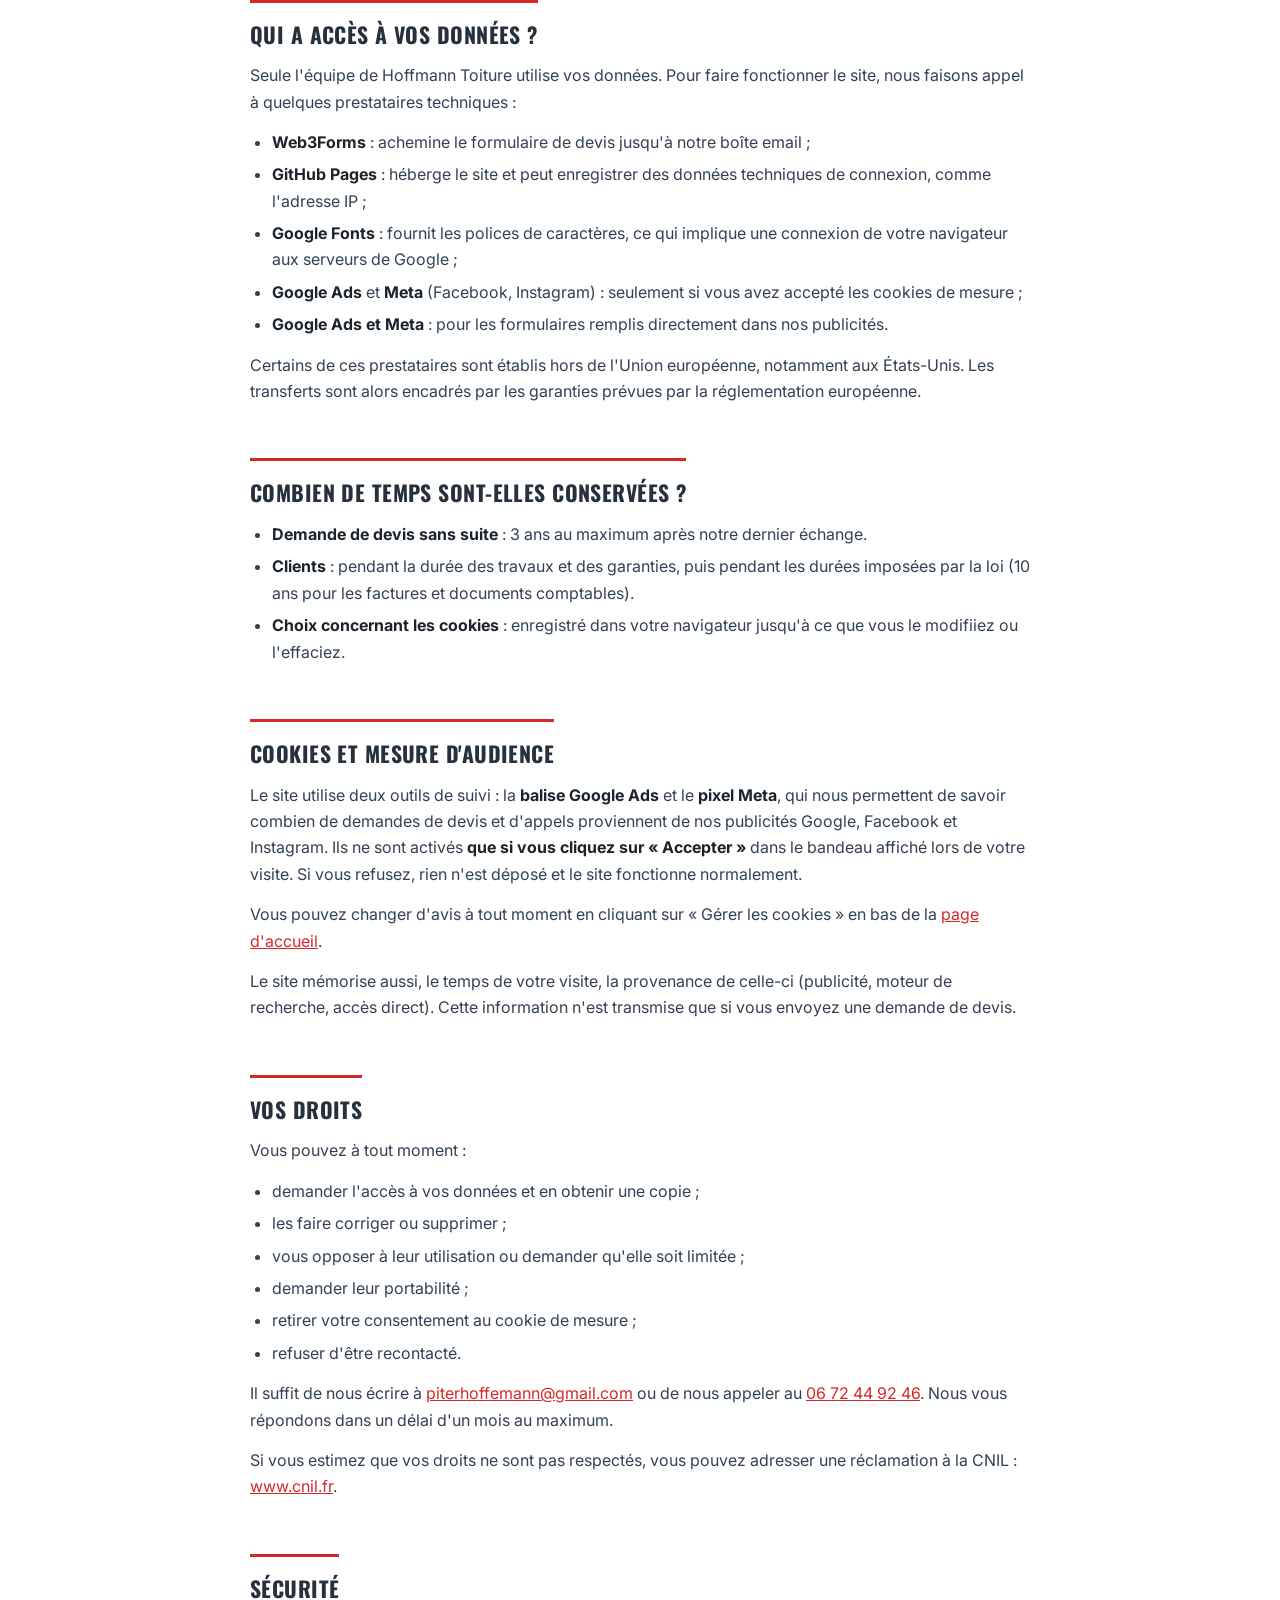
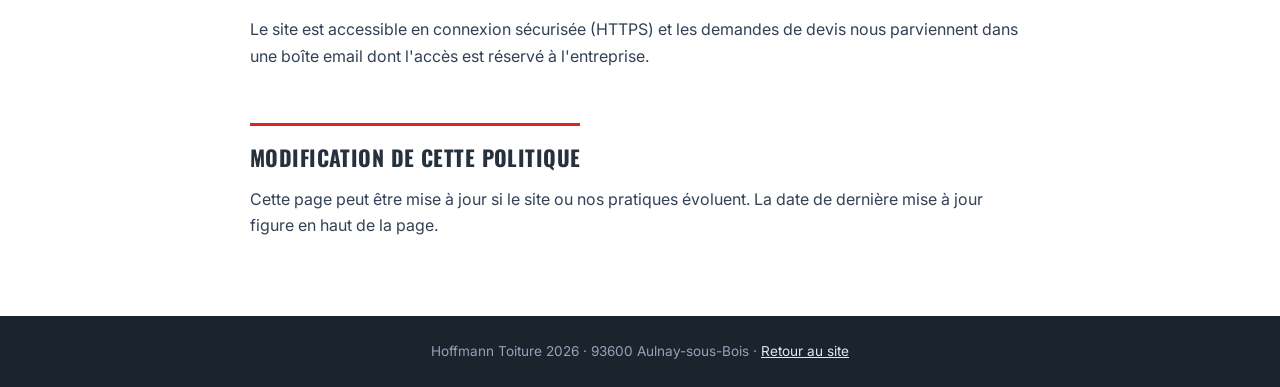
<file: site-web/confidentialite.html>
<!DOCTYPE html>
<html lang="fr">
<head>
<meta charset="utf-8"/>
<meta content="width=device-width, initial-scale=1.0" name="viewport"/>
<title>Politique de confidentialité - Hoffmann Toiture</title>
<meta name="description" content="Politique de confidentialité de Hoffmann Toiture, couvreur à Aulnay-sous-Bois : données collectées, utilisation, durée de conservation et droits des personnes."/>
<link href="https://fonts.googleapis.com" rel="preconnect"/>
<link crossorigin="" href="https://fonts.gstatic.com" rel="preconnect"/>
<link href="https://fonts.googleapis.com/css2?family=Inter:wght@400;500;600;700&family=Oswald:wght@500;600;700&display=swap" rel="stylesheet"/>
<style>
  *, *::before, *::after { box-sizing: border-box; }
  body { margin: 0; font-family: 'Inter', system-ui, sans-serif; color: #334155; background: #fff; line-height: 1.65; -webkit-font-smoothing: antialiased; }
  a { color: #D62828; }
  a:hover { color: #B01F1F; }
  .condensed { font-family: 'Oswald', sans-serif; text-transform: uppercase; letter-spacing: 0.02em; }
  header { border-bottom: 1px solid #E2E8F0; }
  .bar { max-width: 820px; margin: 0 auto; padding: 16px 20px; display: flex; align-items: center; justify-content: space-between; gap: 16px; flex-wrap: wrap; }
  .logo { text-decoration: none; display: flex; flex-direction: column; line-height: 1; }
  .logo .name { font-size: 1.5rem; font-weight: 700; color: #26313D; }
  .logo .sub { font-size: .75rem; font-weight: 700; color: #D62828; letter-spacing: .3em; margin-top: 3px; }
  .back { font-weight: 600; font-size: .95rem; text-decoration: none; }
  .back:hover { text-decoration: underline; }
  main { max-width: 820px; margin: 0 auto; padding: 40px 20px 64px; }
  h1 { font-size: clamp(1.9rem, 5vw, 2.6rem); line-height: 1.1; color: #26313D; margin: 0 0 8px; }
  .updated { color: #64748B; font-size: .9rem; margin: 0 0 32px; }
  h2 { font-size: 1.35rem; color: #26313D; margin: 40px 0 10px; padding-top: 14px; border-top: 3px solid #D62828; display: inline-block; }
  p { margin: 0 0 14px; }
  ul { margin: 0 0 14px; padding-left: 22px; }
  li { margin-bottom: 6px; }
  strong { color: #1B232C; }
  .card { background: #F4F6F8; border-radius: 8px; padding: 18px 20px; margin: 0 0 14px; }
  .card p:last-child { margin-bottom: 0; }
  footer { background: #1B232C; color: #94A3B8; text-align: center; font-size: .85rem; padding: 24px 20px; }
  footer a { color: #E2E8F0; }
</style>
</head>
<body>

<header>
  <div class="bar">
    <a class="logo condensed" href="./" aria-label="Hoffmann Toiture, retour à l'accueil">
      <span class="name">Hoffmann</span>
      <span class="sub">Toiture</span>
    </a>
    <a class="back" href="./">← Retour au site</a>
  </div>
</header>

<main>
  <h1 class="condensed">Politique de confidentialité</h1>
  <p class="updated">Dernière mise à jour : 24 novembre 2026</p>

  <p>Hoffmann Toiture respecte votre vie privée. Cette page explique quelles informations nous recueillons lorsque vous visitez notre site ou nous demandez un devis, pourquoi nous les utilisons et comment exercer vos droits, conformément au Règlement général sur la protection des données (RGPD) et à la loi Informatique et Libertés.</p>

  <h2 class="condensed">Qui est responsable de vos données ?</h2>
  <div class="card">
    <p><strong>Hoffmann Toiture</strong>, couvreur zingueur<br/>
    7 place de l'Hôtel de Ville, 93600 Aulnay-sous-Bois, France<br/>
    Téléphone : <a href="tel:0672449246">06 72 44 92 46</a><br/>
    Email : <a href="mailto:piterhoffemann@gmail.com">piterhoffemann@gmail.com</a></p>
  </div>
  <p>Pour toute question sur vos données, écrivez-nous à cette adresse email ou appelez-nous.</p>

  <h2 class="condensed">Quelles données recueillons-nous ?</h2>
  <p><strong>Quand vous demandez un devis</strong> avec le formulaire du site, nous recevons :</p>
  <ul>
    <li>votre prénom et votre nom ;</li>
    <li>votre adresse email et votre numéro de téléphone ;</li>
    <li>le code postal du chantier ;</li>
    <li>le type de bien et les travaux souhaités ;</li>
    <li>la provenance de votre visite (par exemple une publicité Google ou Facebook, ou un accès direct).</li>
  </ul>
  <p><strong>Quand vous nous contactez</strong> par téléphone, SMS ou email, nous conservons les informations que vous nous donnez pour traiter votre demande.</p>
  <p><strong>Quand vous répondez à l'une de nos publicités</strong> (Google, Facebook ou Instagram) en remplissant un formulaire directement dans la publicité, la plateforme nous transmet les informations que vous y avez saisies. Nous les traitons de la même façon que celles du formulaire du site.</p>
  <p>Nous ne recueillons aucune donnée sensible et nous ne demandons que les informations nécessaires pour vous répondre.</p>

  <h2 class="condensed">À quoi servent ces données ?</h2>
  <ul>
    <li><strong>Répondre à votre demande</strong> : vous rappeler, organiser la visite, établir le devis, puis réaliser et facturer les travaux. Ce traitement repose sur les démarches effectuées à votre demande avant un contrat, puis sur le contrat lui-même.</li>
    <li><strong>Respecter nos obligations légales</strong>, notamment comptables et fiscales, et celles liées aux garanties des travaux.</li>
    <li><strong>Mesurer l'efficacité de nos publicités</strong>, uniquement si vous l'avez accepté (voir la partie sur les cookies).</li>
  </ul>
  <p>Vos données ne sont ni vendues, ni louées, ni cédées à des tiers à des fins commerciales. Nous ne vous envoyons pas de lettre d'information.</p>

  <h2 class="condensed">Qui a accès à vos données ?</h2>
  <p>Seule l'équipe de Hoffmann Toiture utilise vos données. Pour faire fonctionner le site, nous faisons appel à quelques prestataires techniques :</p>
  <ul>
    <li><strong>Web3Forms</strong> : achemine le formulaire de devis jusqu'à notre boîte email ;</li>
    <li><strong>GitHub Pages</strong> : héberge le site et peut enregistrer des données techniques de connexion, comme l'adresse IP ;</li>
    <li><strong>Google Fonts</strong> : fournit les polices de caractères, ce qui implique une connexion de votre navigateur aux serveurs de Google ;</li>
    <li><strong>Google Ads</strong> et <strong>Meta</strong> (Facebook, Instagram) : seulement si vous avez accepté les cookies de mesure ;</li>
    <li><strong>Google Ads et Meta</strong> : pour les formulaires remplis directement dans nos publicités.</li>
  </ul>
  <p>Certains de ces prestataires sont établis hors de l'Union européenne, notamment aux États-Unis. Les transferts sont alors encadrés par les garanties prévues par la réglementation européenne.</p>

  <h2 class="condensed">Combien de temps sont-elles conservées ?</h2>
  <ul>
    <li><strong>Demande de devis sans suite</strong> : 3 ans au maximum après notre dernier échange.</li>
    <li><strong>Clients</strong> : pendant la durée des travaux et des garanties, puis pendant les durées imposées par la loi (10 ans pour les factures et documents comptables).</li>
    <li><strong>Choix concernant les cookies</strong> : enregistré dans votre navigateur jusqu'à ce que vous le modifiiez ou l'effaciez.</li>
  </ul>

  <h2 class="condensed">Cookies et mesure d'audience</h2>
  <p>Le site utilise deux outils de suivi : la <strong>balise Google Ads</strong> et le <strong>pixel Meta</strong>, qui nous permettent de savoir combien de demandes de devis et d'appels proviennent de nos publicités Google, Facebook et Instagram. Ils ne sont activés <strong>que si vous cliquez sur « Accepter »</strong> dans le bandeau affiché lors de votre visite. Si vous refusez, rien n'est déposé et le site fonctionne normalement.</p>
  <p>Vous pouvez changer d'avis à tout moment en cliquant sur « Gérer les cookies » en bas de la <a href="./">page d'accueil</a>.</p>
  <p>Le site mémorise aussi, le temps de votre visite, la provenance de celle-ci (publicité, moteur de recherche, accès direct). Cette information n'est transmise que si vous envoyez une demande de devis.</p>

  <h2 class="condensed">Vos droits</h2>
  <p>Vous pouvez à tout moment :</p>
  <ul>
    <li>demander l'accès à vos données et en obtenir une copie ;</li>
    <li>les faire corriger ou supprimer ;</li>
    <li>vous opposer à leur utilisation ou demander qu'elle soit limitée ;</li>
    <li>demander leur portabilité ;</li>
    <li>retirer votre consentement au cookie de mesure ;</li>
    <li>refuser d'être recontacté.</li>
  </ul>
  <p>Il suffit de nous écrire à <a href="mailto:piterhoffemann@gmail.com">piterhoffemann@gmail.com</a> ou de nous appeler au <a href="tel:0672449246">06 72 44 92 46</a>. Nous vous répondons dans un délai d'un mois au maximum.</p>
  <p>Si vous estimez que vos droits ne sont pas respectés, vous pouvez adresser une réclamation à la CNIL : <a href="https://www.cnil.fr" rel="noopener" target="_blank">www.cnil.fr</a>.</p>

  <h2 class="condensed">Sécurité</h2>
  <p>Le site est accessible en connexion sécurisée (HTTPS) et les demandes de devis nous parviennent dans une boîte email dont l'accès est réservé à l'entreprise.</p>

  <h2 class="condensed">Modification de cette politique</h2>
  <p>Cette page peut être mise à jour si le site ou nos pratiques évoluent. La date de dernière mise à jour figure en haut de la page.</p>
</main>

<footer>
  <p style="margin:0">Hoffmann Toiture 2026 · 93600 Aulnay-sous-Bois · <a href="./">Retour au site</a></p>
</footer>

</body>
</html>
</file>
<file: site-web/css/style.css>
*,:after,:before{--tw-border-spacing-x:0;--tw-border-spacing-y:0;--tw-translate-x:0;--tw-translate-y:0;--tw-rotate:0;--tw-skew-x:0;--tw-skew-y:0;--tw-scale-x:1;--tw-scale-y:1;--tw-pan-x: ;--tw-pan-y: ;--tw-pinch-zoom: ;--tw-scroll-snap-strictness:proximity;--tw-gradient-from-position: ;--tw-gradient-via-position: ;--tw-gradient-to-position: ;--tw-ordinal: ;--tw-slashed-zero: ;--tw-numeric-figure: ;--tw-numeric-spacing: ;--tw-numeric-fraction: ;--tw-ring-inset: ;--tw-ring-offset-width:0px;--tw-ring-offset-color:#fff;--tw-ring-color:rgba(59,130,246,.5);--tw-ring-offset-shadow:0 0 #0000;--tw-ring-shadow:0 0 #0000;--tw-shadow:0 0 #0000;--tw-shadow-colored:0 0 #0000;--tw-blur: ;--tw-brightness: ;--tw-contrast: ;--tw-grayscale: ;--tw-hue-rotate: ;--tw-invert: ;--tw-saturate: ;--tw-sepia: ;--tw-drop-shadow: ;--tw-backdrop-blur: ;--tw-backdrop-brightness: ;--tw-backdrop-contrast: ;--tw-backdrop-grayscale: ;--tw-backdrop-hue-rotate: ;--tw-backdrop-invert: ;--tw-backdrop-opacity: ;--tw-backdrop-saturate: ;--tw-backdrop-sepia: ;--tw-contain-size: ;--tw-contain-layout: ;--tw-contain-paint: ;--tw-contain-style: }::backdrop{--tw-border-spacing-x:0;--tw-border-spacing-y:0;--tw-translate-x:0;--tw-translate-y:0;--tw-rotate:0;--tw-skew-x:0;--tw-skew-y:0;--tw-scale-x:1;--tw-scale-y:1;--tw-pan-x: ;--tw-pan-y: ;--tw-pinch-zoom: ;--tw-scroll-snap-strictness:proximity;--tw-gradient-from-position: ;--tw-gradient-via-position: ;--tw-gradient-to-position: ;--tw-ordinal: ;--tw-slashed-zero: ;--tw-numeric-figure: ;--tw-numeric-spacing: ;--tw-numeric-fraction: ;--tw-ring-inset: ;--tw-ring-offset-width:0px;--tw-ring-offset-color:#fff;--tw-ring-color:rgba(59,130,246,.5);--tw-ring-offset-shadow:0 0 #0000;--tw-ring-shadow:0 0 #0000;--tw-shadow:0 0 #0000;--tw-shadow-colored:0 0 #0000;--tw-blur: ;--tw-brightness: ;--tw-contrast: ;--tw-grayscale: ;--tw-hue-rotate: ;--tw-invert: ;--tw-saturate: ;--tw-sepia: ;--tw-drop-shadow: ;--tw-backdrop-blur: ;--tw-backdrop-brightness: ;--tw-backdrop-contrast: ;--tw-backdrop-grayscale: ;--tw-backdrop-hue-rotate: ;--tw-backdrop-invert: ;--tw-backdrop-opacity: ;--tw-backdrop-saturate: ;--tw-backdrop-sepia: ;--tw-contain-size: ;--tw-contain-layout: ;--tw-contain-paint: ;--tw-contain-style: }/*! tailwindcss v3.4.17 | MIT License | https://tailwindcss.com*/*,:after,:before{box-sizing:border-box;border:0 solid #e5e7eb}:after,:before{--tw-content:""}:host,html{line-height:1.5;-webkit-text-size-adjust:100%;-moz-tab-size:4;-o-tab-size:4;tab-size:4;font-family:ui-sans-serif,system-ui,sans-serif,Apple Color Emoji,Segoe UI Emoji,Segoe UI Symbol,Noto Color Emoji;font-feature-settings:normal;font-variation-settings:normal;-webkit-tap-highlight-color:transparent}body{margin:0;line-height:inherit}hr{height:0;color:inherit;border-top-width:1px}abbr:where([title]){-webkit-text-decoration:underline dotted;text-decoration:underline dotted}h1,h2,h3,h4,h5,h6{font-size:inherit;font-weight:inherit}a{color:inherit;text-decoration:inherit}b,strong{font-weight:bolder}code,kbd,pre,samp{font-family:ui-monospace,SFMono-Regular,Menlo,Monaco,Consolas,Liberation Mono,Courier New,monospace;font-feature-settings:normal;font-variation-settings:normal;font-size:1em}small{font-size:80%}sub,sup{font-size:75%;line-height:0;position:relative;vertical-align:baseline}sub{bottom:-.25em}sup{top:-.5em}table{text-indent:0;border-color:inherit;border-collapse:collapse}button,input,optgroup,select,textarea{font-family:inherit;font-feature-settings:inherit;font-variation-settings:inherit;font-size:100%;font-weight:inherit;line-height:inherit;letter-spacing:inherit;color:inherit;margin:0;padding:0}button,select{text-transform:none}button,input:where([type=button]),input:where([type=reset]),input:where([type=submit]){-webkit-appearance:button;background-color:transparent;background-image:none}:-moz-focusring{outline:auto}:-moz-ui-invalid{box-shadow:none}progress{vertical-align:baseline}::-webkit-inner-spin-button,::-webkit-outer-spin-button{height:auto}[type=search]{-webkit-appearance:textfield;outline-offset:-2px}::-webkit-search-decoration{-webkit-appearance:none}::-webkit-file-upload-button{-webkit-appearance:button;font:inherit}summary{display:list-item}blockquote,dd,dl,figure,h1,h2,h3,h4,h5,h6,hr,p,pre{margin:0}fieldset{margin:0}fieldset,legend{padding:0}menu,ol,ul{list-style:none;margin:0;padding:0}dialog{padding:0}textarea{resize:vertical}input::-moz-placeholder,textarea::-moz-placeholder{opacity:1;color:#9ca3af}input::placeholder,textarea::placeholder{opacity:1;color:#9ca3af}[role=button],button{cursor:pointer}:disabled{cursor:default}audio,canvas,embed,iframe,img,object,svg,video{display:block;vertical-align:middle}img,video{max-width:100%;height:auto}[hidden]:where(:not([hidden=until-found])){display:none}[multiple],[type=date],[type=datetime-local],[type=email],[type=month],[type=number],[type=password],[type=search],[type=tel],[type=text],[type=time],[type=url],[type=week],input:where(:not([type])),select,textarea{-webkit-appearance:none;-moz-appearance:none;appearance:none;background-color:#fff;border-color:#6b7280;border-width:1px;border-radius:0;padding:.5rem .75rem;font-size:1rem;line-height:1.5rem;--tw-shadow:0 0 #0000}[multiple]:focus,[type=date]:focus,[type=datetime-local]:focus,[type=email]:focus,[type=month]:focus,[type=number]:focus,[type=password]:focus,[type=search]:focus,[type=tel]:focus,[type=text]:focus,[type=time]:focus,[type=url]:focus,[type=week]:focus,input:where(:not([type])):focus,select:focus,textarea:focus{outline:2px solid transparent;outline-offset:2px;--tw-ring-inset:var(--tw-empty,/*!*/ /*!*/);--tw-ring-offset-width:0px;--tw-ring-offset-color:#fff;--tw-ring-color:#2563eb;--tw-ring-offset-shadow:var(--tw-ring-inset) 0 0 0 var(--tw-ring-offset-width) var(--tw-ring-offset-color);--tw-ring-shadow:var(--tw-ring-inset) 0 0 0 calc(1px + var(--tw-ring-offset-width)) var(--tw-ring-color);box-shadow:var(--tw-ring-offset-shadow),var(--tw-ring-shadow),var(--tw-shadow);border-color:#2563eb}input::-moz-placeholder,textarea::-moz-placeholder{color:#6b7280;opacity:1}input::placeholder,textarea::placeholder{color:#6b7280;opacity:1}::-webkit-datetime-edit-fields-wrapper{padding:0}::-webkit-date-and-time-value{min-height:1.5em;text-align:inherit}::-webkit-datetime-edit{display:inline-flex}::-webkit-datetime-edit,::-webkit-datetime-edit-day-field,::-webkit-datetime-edit-hour-field,::-webkit-datetime-edit-meridiem-field,::-webkit-datetime-edit-millisecond-field,::-webkit-datetime-edit-minute-field,::-webkit-datetime-edit-month-field,::-webkit-datetime-edit-second-field,::-webkit-datetime-edit-year-field{padding-top:0;padding-bottom:0}select{background-image:url("data:image/svg+xml;charset=utf-8,%3Csvg xmlns='http://www.w3.org/2000/svg' fill='none' viewBox='0 0 20 20'%3E%3Cpath stroke='%236b7280' stroke-linecap='round' stroke-linejoin='round' stroke-width='1.5' d='m6 8 4 4 4-4'/%3E%3C/svg%3E");background-position:right .5rem center;background-repeat:no-repeat;background-size:1.5em 1.5em;padding-right:2.5rem;-webkit-print-color-adjust:exact;print-color-adjust:exact}[multiple],[size]:where(select:not([size="1"])){background-image:none;background-position:0 0;background-repeat:unset;background-size:initial;padding-right:.75rem;-webkit-print-color-adjust:unset;print-color-adjust:unset}[type=checkbox],[type=radio]{-webkit-appearance:none;-moz-appearance:none;appearance:none;padding:0;-webkit-print-color-adjust:exact;print-color-adjust:exact;display:inline-block;vertical-align:middle;background-origin:border-box;-webkit-user-select:none;-moz-user-select:none;user-select:none;flex-shrink:0;height:1rem;width:1rem;color:#2563eb;background-color:#fff;border-color:#6b7280;border-width:1px;--tw-shadow:0 0 #0000}[type=checkbox]{border-radius:0}[type=radio]{border-radius:100%}[type=checkbox]:focus,[type=radio]:focus{outline:2px solid transparent;outline-offset:2px;--tw-ring-inset:var(--tw-empty,/*!*/ /*!*/);--tw-ring-offset-width:2px;--tw-ring-offset-color:#fff;--tw-ring-color:#2563eb;--tw-ring-offset-shadow:var(--tw-ring-inset) 0 0 0 var(--tw-ring-offset-width) var(--tw-ring-offset-color);--tw-ring-shadow:var(--tw-ring-inset) 0 0 0 calc(2px + var(--tw-ring-offset-width)) var(--tw-ring-color);box-shadow:var(--tw-ring-offset-shadow),var(--tw-ring-shadow),var(--tw-shadow)}[type=checkbox]:checked,[type=radio]:checked{border-color:transparent;background-color:currentColor;background-size:100% 100%;background-position:50%;background-repeat:no-repeat}[type=checkbox]:checked{background-image:url("data:image/svg+xml;charset=utf-8,%3Csvg xmlns='http://www.w3.org/2000/svg' fill='%23fff' viewBox='0 0 16 16'%3E%3Cpath d='M12.207 4.793a1 1 0 0 1 0 1.414l-5 5a1 1 0 0 1-1.414 0l-2-2a1 1 0 0 1 1.414-1.414L6.5 9.086l4.293-4.293a1 1 0 0 1 1.414 0'/%3E%3C/svg%3E")}@media (forced-colors:active) {[type=checkbox]:checked{-webkit-appearance:auto;-moz-appearance:auto;appearance:auto}}[type=radio]:checked{background-image:url("data:image/svg+xml;charset=utf-8,%3Csvg xmlns='http://www.w3.org/2000/svg' fill='%23fff' viewBox='0 0 16 16'%3E%3Ccircle cx='8' cy='8' r='3'/%3E%3C/svg%3E")}@media (forced-colors:active) {[type=radio]:checked{-webkit-appearance:auto;-moz-appearance:auto;appearance:auto}}[type=checkbox]:checked:focus,[type=checkbox]:checked:hover,[type=radio]:checked:focus,[type=radio]:checked:hover{border-color:transparent;background-color:currentColor}[type=checkbox]:indeterminate{background-image:url("data:image/svg+xml;charset=utf-8,%3Csvg xmlns='http://www.w3.org/2000/svg' fill='none' viewBox='0 0 16 16'%3E%3Cpath stroke='%23fff' stroke-linecap='round' stroke-linejoin='round' stroke-width='2' d='M4 8h8'/%3E%3C/svg%3E");border-color:transparent;background-color:currentColor;background-size:100% 100%;background-position:50%;background-repeat:no-repeat}@media (forced-colors:active) {[type=checkbox]:indeterminate{-webkit-appearance:auto;-moz-appearance:auto;appearance:auto}}[type=checkbox]:indeterminate:focus,[type=checkbox]:indeterminate:hover{border-color:transparent;background-color:currentColor}[type=file]{background:unset;border-color:inherit;border-width:0;border-radius:0;padding:0;font-size:unset;line-height:inherit}[type=file]:focus{outline:1px solid ButtonText;outline:1px auto -webkit-focus-ring-color}.sr-only{position:absolute;width:1px;height:1px;padding:0;margin:-1px;overflow:hidden;clip:rect(0,0,0,0);white-space:nowrap;border-width:0}.fixed{position:fixed}.absolute{position:absolute}.relative{position:relative}.sticky{position:sticky}.inset-0{inset:0}.inset-x-0{left:0;right:0}.bottom-0{bottom:0}.left-3{left:.75rem}.right-3{right:.75rem}.top-0{top:0}.top-3{top:.75rem}.z-20{z-index:20}.z-50{z-index:50}.z-\[100\]{z-index:100}.col-span-2{grid-column:span 2/span 2}.mx-auto{margin-left:auto;margin-right:auto}.-mr-1{margin-right:-.25rem}.-mr-2{margin-right:-.5rem}.-mt-5{margin-top:-1.25rem}.mb-1{margin-bottom:.25rem}.mb-10{margin-bottom:2.5rem}.mb-12{margin-bottom:3rem}.mb-14{margin-bottom:3.5rem}.mb-16{margin-bottom:4rem}.mb-2{margin-bottom:.5rem}.mb-3{margin-bottom:.75rem}.mb-4{margin-bottom:1rem}.mb-5{margin-bottom:1.25rem}.mb-6{margin-bottom:1.5rem}.mb-7{margin-bottom:1.75rem}.mb-8{margin-bottom:2rem}.mt-0\.5{margin-top:.125rem}.mt-2{margin-top:.5rem}.mt-5{margin-top:1.25rem}.block{display:block}.inline-block{display:inline-block}.flex{display:flex}.inline-flex{display:inline-flex}.grid{display:grid}.hidden{display:none}.aspect-\[4\/3\]{aspect-ratio:4/3}.h-11{height:2.75rem}.h-12{height:3rem}.h-16{height:4rem}.h-2\.5{height:.625rem}.h-20{height:5rem}.h-3\.5{height:.875rem}.h-4{height:1rem}.h-48{height:12rem}.h-5{height:1.25rem}.h-6{height:1.5rem}.h-7{height:1.75rem}.h-72{height:18rem}.h-8{height:2rem}.h-auto{height:auto}.h-full{height:100%}.min-h-\[340px\]{min-height:340px}.min-h-\[72px\]{min-height:72px}.w-11{width:2.75rem}.w-12{width:3rem}.w-16{width:4rem}.w-2\.5{width:.625rem}.w-3\.5{width:.875rem}.w-4{width:1rem}.w-5{width:1.25rem}.w-6{width:1.5rem}.w-7{width:1.75rem}.w-8{width:2rem}.w-full{width:100%}.max-w-2xl{max-width:42rem}.max-w-3xl{max-width:48rem}.max-w-4xl{max-width:56rem}.max-w-5xl{max-width:64rem}.max-w-6xl{max-width:72rem}.max-w-7xl{max-width:80rem}.max-w-\[680px\]{max-width:680px}.max-w-xl{max-width:36rem}.flex-1{flex:1 1 0%}.shrink-0{flex-shrink:0}.transform{transform:translate(var(--tw-translate-x),var(--tw-translate-y)) rotate(var(--tw-rotate)) skewX(var(--tw-skew-x)) skewY(var(--tw-skew-y)) scaleX(var(--tw-scale-x)) scaleY(var(--tw-scale-y))}.cursor-ew-resize{cursor:ew-resize}.cursor-not-allowed{cursor:not-allowed}.resize{resize:both}.grid-cols-1{grid-template-columns:repeat(1,minmax(0,1fr))}.grid-cols-2{grid-template-columns:repeat(2,minmax(0,1fr))}.flex-col{flex-direction:column}.flex-wrap{flex-wrap:wrap}.items-start{align-items:flex-start}.items-center{align-items:center}.items-stretch{align-items:stretch}.justify-center{justify-content:center}.justify-between{justify-content:space-between}.gap-10{gap:2.5rem}.gap-2{gap:.5rem}.gap-2\.5{gap:.625rem}.gap-3{gap:.75rem}.gap-4{gap:1rem}.gap-6{gap:1.5rem}.gap-7{gap:1.75rem}.gap-8{gap:2rem}.gap-px{gap:1px}.space-y-3\.5>:not([hidden])~:not([hidden]){--tw-space-y-reverse:0;margin-top:calc(.875rem*(1 - var(--tw-space-y-reverse)));margin-bottom:calc(.875rem*var(--tw-space-y-reverse))}.overflow-hidden{overflow:hidden}.overflow-y-auto{overflow-y:auto}.scroll-smooth{scroll-behavior:smooth}.whitespace-nowrap{white-space:nowrap}.rounded{border-radius:.25rem}.rounded-full{border-radius:9999px}.rounded-lg{border-radius:.5rem}.rounded-md{border-radius:.375rem}.rounded-r-lg{border-top-right-radius:.5rem;border-bottom-right-radius:.5rem}.border{border-width:1px}.border-2{border-width:2px}.border-b{border-bottom-width:1px}.border-l-\[6px\]{border-left-width:6px}.border-t{border-top-width:1px}.border-t-4{border-top-width:4px}.border-brand-red{--tw-border-opacity:1;border-color:rgb(214 40 40/var(--tw-border-opacity,1))}.border-brand-slate{--tw-border-opacity:1;border-color:rgb(38 49 61/var(--tw-border-opacity,1))}.border-slate-100{--tw-border-opacity:1;border-color:rgb(241 245 249/var(--tw-border-opacity,1))}.border-slate-200{--tw-border-opacity:1;border-color:rgb(226 232 240/var(--tw-border-opacity,1))}.border-slate-300{--tw-border-opacity:1;border-color:rgb(203 213 225/var(--tw-border-opacity,1))}.border-white\/10{border-color:hsla(0,0%,100%,.1)}.bg-\[\#F2F2F2\]{--tw-bg-opacity:1;background-color:rgb(242 242 242/var(--tw-bg-opacity,1))}.bg-black\/85{background-color:rgba(0,0,0,.85)}.bg-brand-light{--tw-bg-opacity:1;background-color:rgb(244 245 247/var(--tw-bg-opacity,1))}.bg-brand-red{--tw-bg-opacity:1;background-color:rgb(214 40 40/var(--tw-bg-opacity,1))}.bg-brand-slate{--tw-bg-opacity:1;background-color:rgb(38 49 61/var(--tw-bg-opacity,1))}.bg-brand-slateDark{--tw-bg-opacity:1;background-color:rgb(27 35 44/var(--tw-bg-opacity,1))}.bg-slate-300{--tw-bg-opacity:1;background-color:rgb(203 213 225/var(--tw-bg-opacity,1))}.bg-slate-400{--tw-bg-opacity:1;background-color:rgb(148 163 184/var(--tw-bg-opacity,1))}.bg-slate-600{--tw-bg-opacity:1;background-color:rgb(71 85 105/var(--tw-bg-opacity,1))}.bg-slate-900\/60{background-color:rgba(15,23,42,.6)}.bg-white{--tw-bg-opacity:1;background-color:rgb(255 255 255/var(--tw-bg-opacity,1))}.bg-gradient-to-b{background-image:linear-gradient(to bottom,var(--tw-gradient-stops))}.bg-gradient-to-t{background-image:linear-gradient(to top,var(--tw-gradient-stops))}.from-black\/75{--tw-gradient-from:rgba(0,0,0,.75) var(--tw-gradient-from-position);--tw-gradient-to:transparent var(--tw-gradient-to-position);--tw-gradient-stops:var(--tw-gradient-from),var(--tw-gradient-to)}.from-black\/80{--tw-gradient-from:rgba(0,0,0,.8) var(--tw-gradient-from-position);--tw-gradient-to:transparent var(--tw-gradient-to-position);--tw-gradient-stops:var(--tw-gradient-from),var(--tw-gradient-to)}.from-brand-light{--tw-gradient-from:#f4f5f7 var(--tw-gradient-from-position);--tw-gradient-to:rgba(244,245,247,0) var(--tw-gradient-to-position);--tw-gradient-stops:var(--tw-gradient-from),var(--tw-gradient-to)}.to-transparent{--tw-gradient-to:transparent var(--tw-gradient-to-position)}.to-white{--tw-gradient-to:#fff var(--tw-gradient-to-position)}.object-cover{-o-object-fit:cover;object-fit:cover}.p-1{padding:.25rem}.p-2{padding:.5rem}.p-4{padding:1rem}.p-6{padding:1.5rem}.p-8{padding:2rem}.px-2{padding-left:.5rem;padding-right:.5rem}.px-4{padding-left:1rem;padding-right:1rem}.px-5{padding-left:1.25rem;padding-right:1.25rem}.px-6{padding-left:1.5rem;padding-right:1.5rem}.px-7{padding-left:1.75rem;padding-right:1.75rem}.px-8{padding-left:2rem;padding-right:2rem}.px-9{padding-left:2.25rem;padding-right:2.25rem}.py-0\.5{padding-top:.125rem;padding-bottom:.125rem}.py-14{padding-top:3.5rem;padding-bottom:3.5rem}.py-16{padding-top:4rem;padding-bottom:4rem}.py-2{padding-top:.5rem;padding-bottom:.5rem}.py-2\.5{padding-top:.625rem;padding-bottom:.625rem}.py-3{padding-top:.75rem;padding-bottom:.75rem}.py-3\.5{padding-top:.875rem;padding-bottom:.875rem}.py-4{padding-top:1rem;padding-bottom:1rem}.py-5{padding-top:1.25rem;padding-bottom:1.25rem}.py-7{padding-top:1.75rem;padding-bottom:1.75rem}.py-8{padding-top:2rem;padding-bottom:2rem}.pb-3{padding-bottom:.75rem}.pb-4{padding-bottom:1rem}.pb-8{padding-bottom:2rem}.pt-10{padding-top:2.5rem}.pt-16{padding-top:4rem}.pt-6{padding-top:1.5rem}.pt-8{padding-top:2rem}.text-left{text-align:left}.text-center{text-align:center}.text-2xl{font-size:1.5rem;line-height:2rem}.text-3xl{font-size:1.875rem;line-height:2.25rem}.text-4xl{font-size:2.25rem;line-height:2.5rem}.text-\[15px\]{font-size:15px}.text-base{font-size:1rem;line-height:1.5rem}.text-lg{font-size:1.125rem;line-height:1.75rem}.text-sm{font-size:.875rem;line-height:1.25rem}.text-xl{font-size:1.25rem;line-height:1.75rem}.text-xs{font-size:.75rem;line-height:1rem}.font-bold{font-weight:700}.font-medium{font-weight:500}.font-semibold{font-weight:600}.uppercase{text-transform:uppercase}.leading-\[1\.08\]{line-height:1.08}.leading-none{line-height:1}.leading-relaxed{line-height:1.625}.leading-tight{line-height:1.25}.tracking-\[0\.2em\]{letter-spacing:.2em}.tracking-\[0\.3em\]{letter-spacing:.3em}.tracking-tight{letter-spacing:-.025em}.tracking-wider{letter-spacing:.05em}.text-brand-red{--tw-text-opacity:1;color:rgb(214 40 40/var(--tw-text-opacity,1))}.text-brand-slate{--tw-text-opacity:1;color:rgb(38 49 61/var(--tw-text-opacity,1))}.text-red-400{--tw-text-opacity:1;color:rgb(248 113 113/var(--tw-text-opacity,1))}.text-red-600{--tw-text-opacity:1;color:rgb(220 38 38/var(--tw-text-opacity,1))}.text-slate-200{--tw-text-opacity:1;color:rgb(226 232 240/var(--tw-text-opacity,1))}.text-slate-300{--tw-text-opacity:1;color:rgb(203 213 225/var(--tw-text-opacity,1))}.text-slate-400{--tw-text-opacity:1;color:rgb(148 163 184/var(--tw-text-opacity,1))}.text-slate-500{--tw-text-opacity:1;color:rgb(100 116 139/var(--tw-text-opacity,1))}.text-slate-600{--tw-text-opacity:1;color:rgb(71 85 105/var(--tw-text-opacity,1))}.text-slate-700{--tw-text-opacity:1;color:rgb(51 65 85/var(--tw-text-opacity,1))}.text-slate-800{--tw-text-opacity:1;color:rgb(30 41 59/var(--tw-text-opacity,1))}.text-slate-900{--tw-text-opacity:1;color:rgb(15 23 42/var(--tw-text-opacity,1))}.text-white{--tw-text-opacity:1;color:rgb(255 255 255/var(--tw-text-opacity,1))}.text-white\/85{color:hsla(0,0%,100%,.85)}.text-white\/90{color:hsla(0,0%,100%,.9)}.underline{text-decoration-line:underline}.antialiased{-webkit-font-smoothing:antialiased;-moz-osx-font-smoothing:grayscale}.shadow{--tw-shadow:0 1px 3px 0 rgba(0,0,0,.1),0 1px 2px -1px rgba(0,0,0,.1);--tw-shadow-colored:0 1px 3px 0 var(--tw-shadow-color),0 1px 2px -1px var(--tw-shadow-color)}.shadow,.shadow-2xl{box-shadow:var(--tw-ring-offset-shadow,0 0 #0000),var(--tw-ring-shadow,0 0 #0000),var(--tw-shadow)}.shadow-2xl{--tw-shadow:0 25px 50px -12px rgba(0,0,0,.25);--tw-shadow-colored:0 25px 50px -12px var(--tw-shadow-color)}.shadow-lg{--tw-shadow:0 10px 15px -3px rgba(0,0,0,.1),0 4px 6px -4px rgba(0,0,0,.1);--tw-shadow-colored:0 10px 15px -3px var(--tw-shadow-color),0 4px 6px -4px var(--tw-shadow-color)}.shadow-lg,.shadow-md{box-shadow:var(--tw-ring-offset-shadow,0 0 #0000),var(--tw-ring-shadow,0 0 #0000),var(--tw-shadow)}.shadow-md{--tw-shadow:0 4px 6px -1px rgba(0,0,0,.1),0 2px 4px -2px rgba(0,0,0,.1);--tw-shadow-colored:0 4px 6px -1px var(--tw-shadow-color),0 2px 4px -2px var(--tw-shadow-color)}.shadow-sm{--tw-shadow:0 1px 2px 0 rgba(0,0,0,.05);--tw-shadow-colored:0 1px 2px 0 var(--tw-shadow-color)}.shadow-sm,.shadow-xl{box-shadow:var(--tw-ring-offset-shadow,0 0 #0000),var(--tw-ring-shadow,0 0 #0000),var(--tw-shadow)}.shadow-xl{--tw-shadow:0 20px 25px -5px rgba(0,0,0,.1),0 8px 10px -6px rgba(0,0,0,.1);--tw-shadow-colored:0 20px 25px -5px var(--tw-shadow-color),0 8px 10px -6px var(--tw-shadow-color)}.outline{outline-style:solid}.drop-shadow-xl{--tw-drop-shadow:drop-shadow(0 20px 13px rgba(0,0,0,.03)) drop-shadow(0 8px 5px rgba(0,0,0,.08));filter:var(--tw-blur) var(--tw-brightness) var(--tw-contrast) var(--tw-grayscale) var(--tw-hue-rotate) var(--tw-invert) var(--tw-saturate) var(--tw-sepia) var(--tw-drop-shadow)}.transition{transition-property:color,background-color,border-color,text-decoration-color,fill,stroke,opacity,box-shadow,transform,filter,-webkit-backdrop-filter;transition-property:color,background-color,border-color,text-decoration-color,fill,stroke,opacity,box-shadow,transform,filter,backdrop-filter;transition-property:color,background-color,border-color,text-decoration-color,fill,stroke,opacity,box-shadow,transform,filter,backdrop-filter,-webkit-backdrop-filter;transition-timing-function:cubic-bezier(.4,0,.2,1);transition-duration:.15s}.transition-colors{transition-property:color,background-color,border-color,text-decoration-color,fill,stroke;transition-timing-function:cubic-bezier(.4,0,.2,1);transition-duration:.15s}.transition-transform{transition-property:transform;transition-timing-function:cubic-bezier(.4,0,.2,1);transition-duration:.15s}.duration-500{transition-duration:.5s}.selection\:bg-red-600 ::-moz-selection{--tw-bg-opacity:1;background-color:rgb(220 38 38/var(--tw-bg-opacity,1))}.selection\:bg-red-600 ::selection{--tw-bg-opacity:1;background-color:rgb(220 38 38/var(--tw-bg-opacity,1))}.selection\:text-white ::-moz-selection{--tw-text-opacity:1;color:rgb(255 255 255/var(--tw-text-opacity,1))}.selection\:text-white ::selection{--tw-text-opacity:1;color:rgb(255 255 255/var(--tw-text-opacity,1))}.selection\:bg-red-600::-moz-selection{--tw-bg-opacity:1;background-color:rgb(220 38 38/var(--tw-bg-opacity,1))}.selection\:bg-red-600::selection{--tw-bg-opacity:1;background-color:rgb(220 38 38/var(--tw-bg-opacity,1))}.selection\:text-white::-moz-selection{--tw-text-opacity:1;color:rgb(255 255 255/var(--tw-text-opacity,1))}.selection\:text-white::selection{--tw-text-opacity:1;color:rgb(255 255 255/var(--tw-text-opacity,1))}.hover\:bg-black:hover{--tw-bg-opacity:1;background-color:rgb(0 0 0/var(--tw-bg-opacity,1))}.hover\:bg-brand-red:hover{--tw-bg-opacity:1;background-color:rgb(214 40 40/var(--tw-bg-opacity,1))}.hover\:bg-brand-redHover:hover{--tw-bg-opacity:1;background-color:rgb(185 31 31/var(--tw-bg-opacity,1))}.hover\:bg-brand-slate:hover{--tw-bg-opacity:1;background-color:rgb(38 49 61/var(--tw-bg-opacity,1))}.hover\:bg-slate-100:hover{--tw-bg-opacity:1;background-color:rgb(241 245 249/var(--tw-bg-opacity,1))}.hover\:bg-slate-50:hover{--tw-bg-opacity:1;background-color:rgb(248 250 252/var(--tw-bg-opacity,1))}.hover\:text-brand-red:hover{--tw-text-opacity:1;color:rgb(214 40 40/var(--tw-text-opacity,1))}.hover\:text-red-200:hover{--tw-text-opacity:1;color:rgb(254 202 202/var(--tw-text-opacity,1))}.hover\:text-white:hover{--tw-text-opacity:1;color:rgb(255 255 255/var(--tw-text-opacity,1))}.hover\:underline:hover{text-decoration-line:underline}.active\:scale-95:active{--tw-scale-x:.95;--tw-scale-y:.95}.active\:scale-95:active,.group:hover .group-hover\:scale-105{transform:translate(var(--tw-translate-x),var(--tw-translate-y)) rotate(var(--tw-rotate)) skewX(var(--tw-skew-x)) skewY(var(--tw-skew-y)) scaleX(var(--tw-scale-x)) scaleY(var(--tw-scale-y))}.group:hover .group-hover\:scale-105{--tw-scale-x:1.05;--tw-scale-y:1.05}@media (min-width:640px){.sm\:inline-flex{display:inline-flex}.sm\:h-80{height:20rem}.sm\:w-auto{width:auto}.sm\:grid-cols-2{grid-template-columns:repeat(2,minmax(0,1fr))}.sm\:items-center{align-items:center}.sm\:px-5{padding-left:1.25rem;padding-right:1.25rem}.sm\:px-6{padding-left:1.5rem;padding-right:1.5rem}.sm\:px-8{padding-left:2rem;padding-right:2rem}.sm\:text-3xl{font-size:1.875rem;line-height:2.25rem}.sm\:text-4xl{font-size:2.25rem;line-height:2.5rem}.sm\:text-5xl{font-size:3rem;line-height:1}.sm\:text-base{font-size:1rem;line-height:1.5rem}.sm\:text-lg{font-size:1.125rem;line-height:1.75rem}.sm\:text-sm{font-size:.875rem;line-height:1.25rem}}@media (min-width:768px){.md\:col-span-2{grid-column:span 2/span 2}.md\:col-span-3{grid-column:span 3/span 3}.md\:grid-cols-5{grid-template-columns:repeat(5,minmax(0,1fr))}.md\:py-20{padding-top:5rem;padding-bottom:5rem}.md\:py-24{padding-top:6rem;padding-bottom:6rem}.md\:text-5xl{font-size:3rem;line-height:1}}@media (min-width:1024px){.lg\:col-span-6{grid-column:span 6/span 6}.lg\:flex{display:flex}.lg\:hidden{display:none}.lg\:grid-cols-12{grid-template-columns:repeat(12,minmax(0,1fr))}.lg\:grid-cols-4{grid-template-columns:repeat(4,minmax(0,1fr))}.lg\:justify-end{justify-content:flex-end}.lg\:gap-8{gap:2rem}.lg\:px-8{padding-left:2rem;padding-right:2rem}.lg\:text-\[3\.5rem\]{font-size:3.5rem}}
</file>
